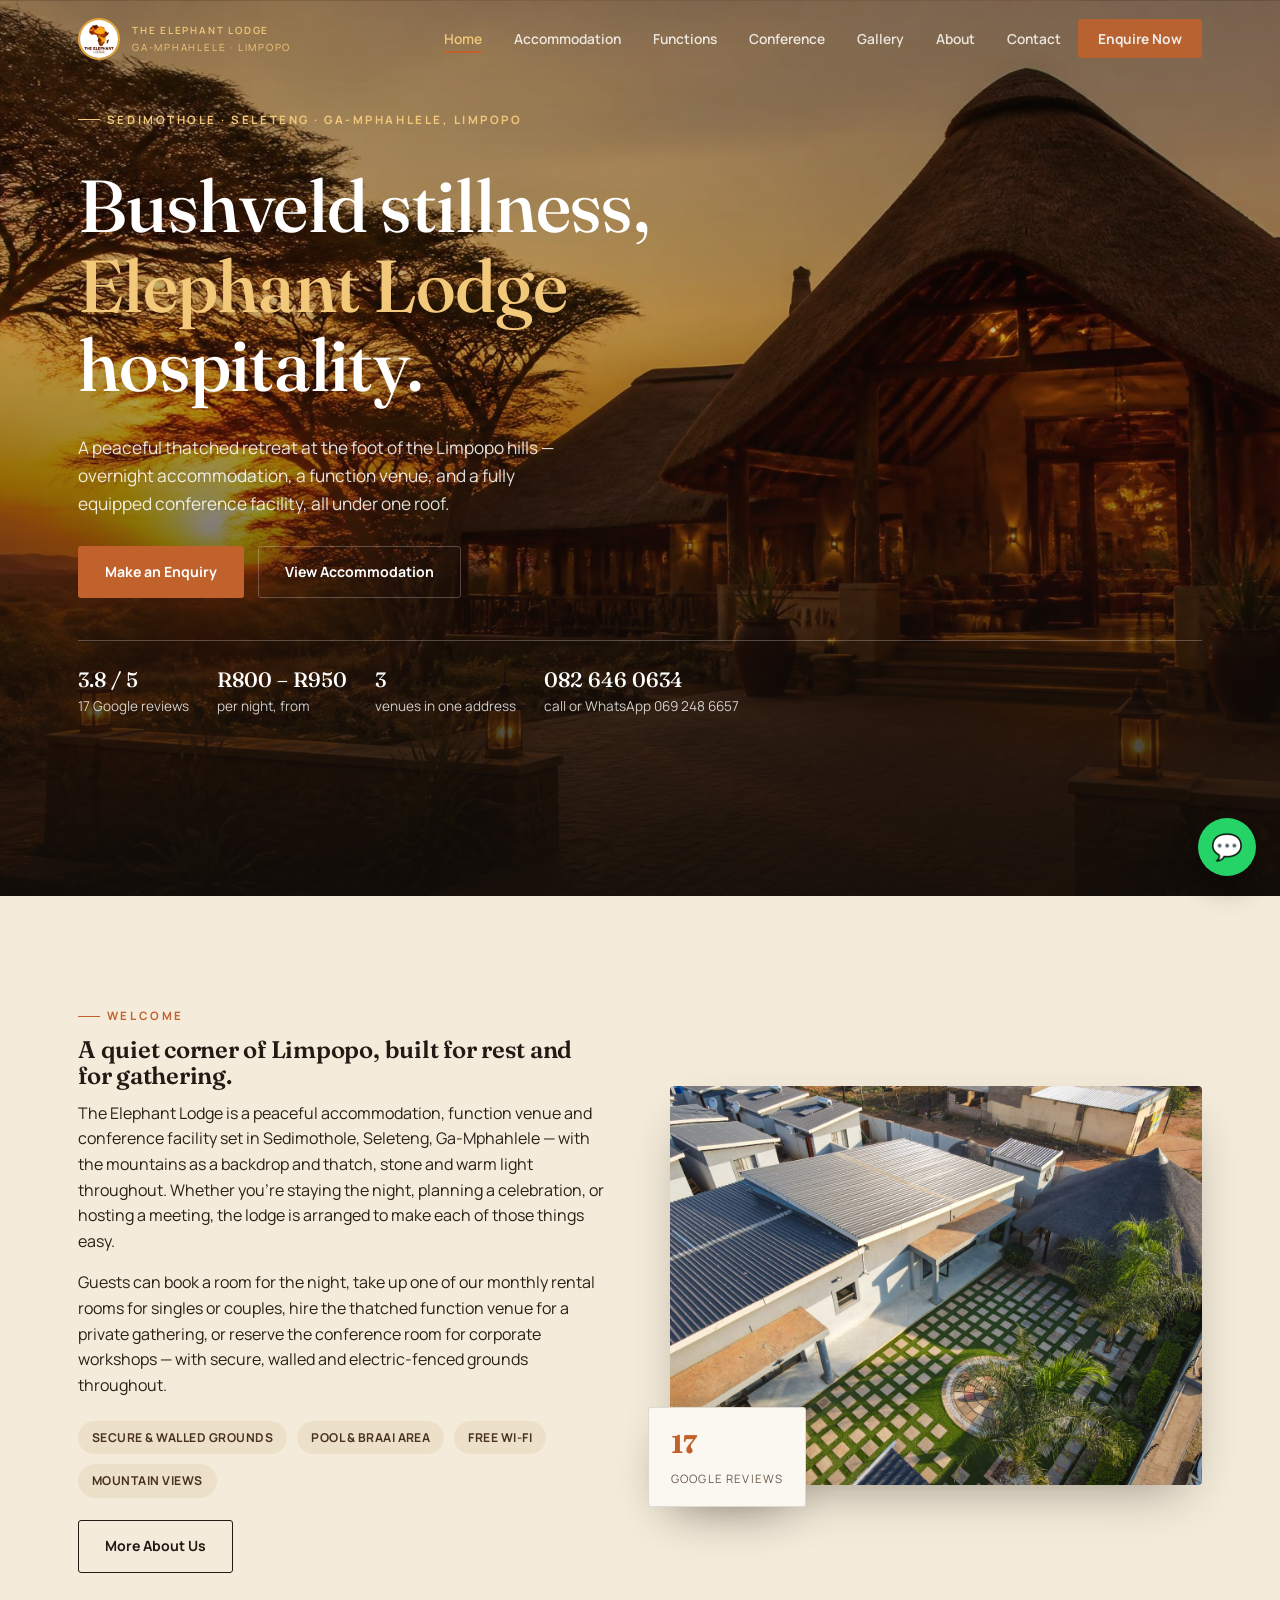
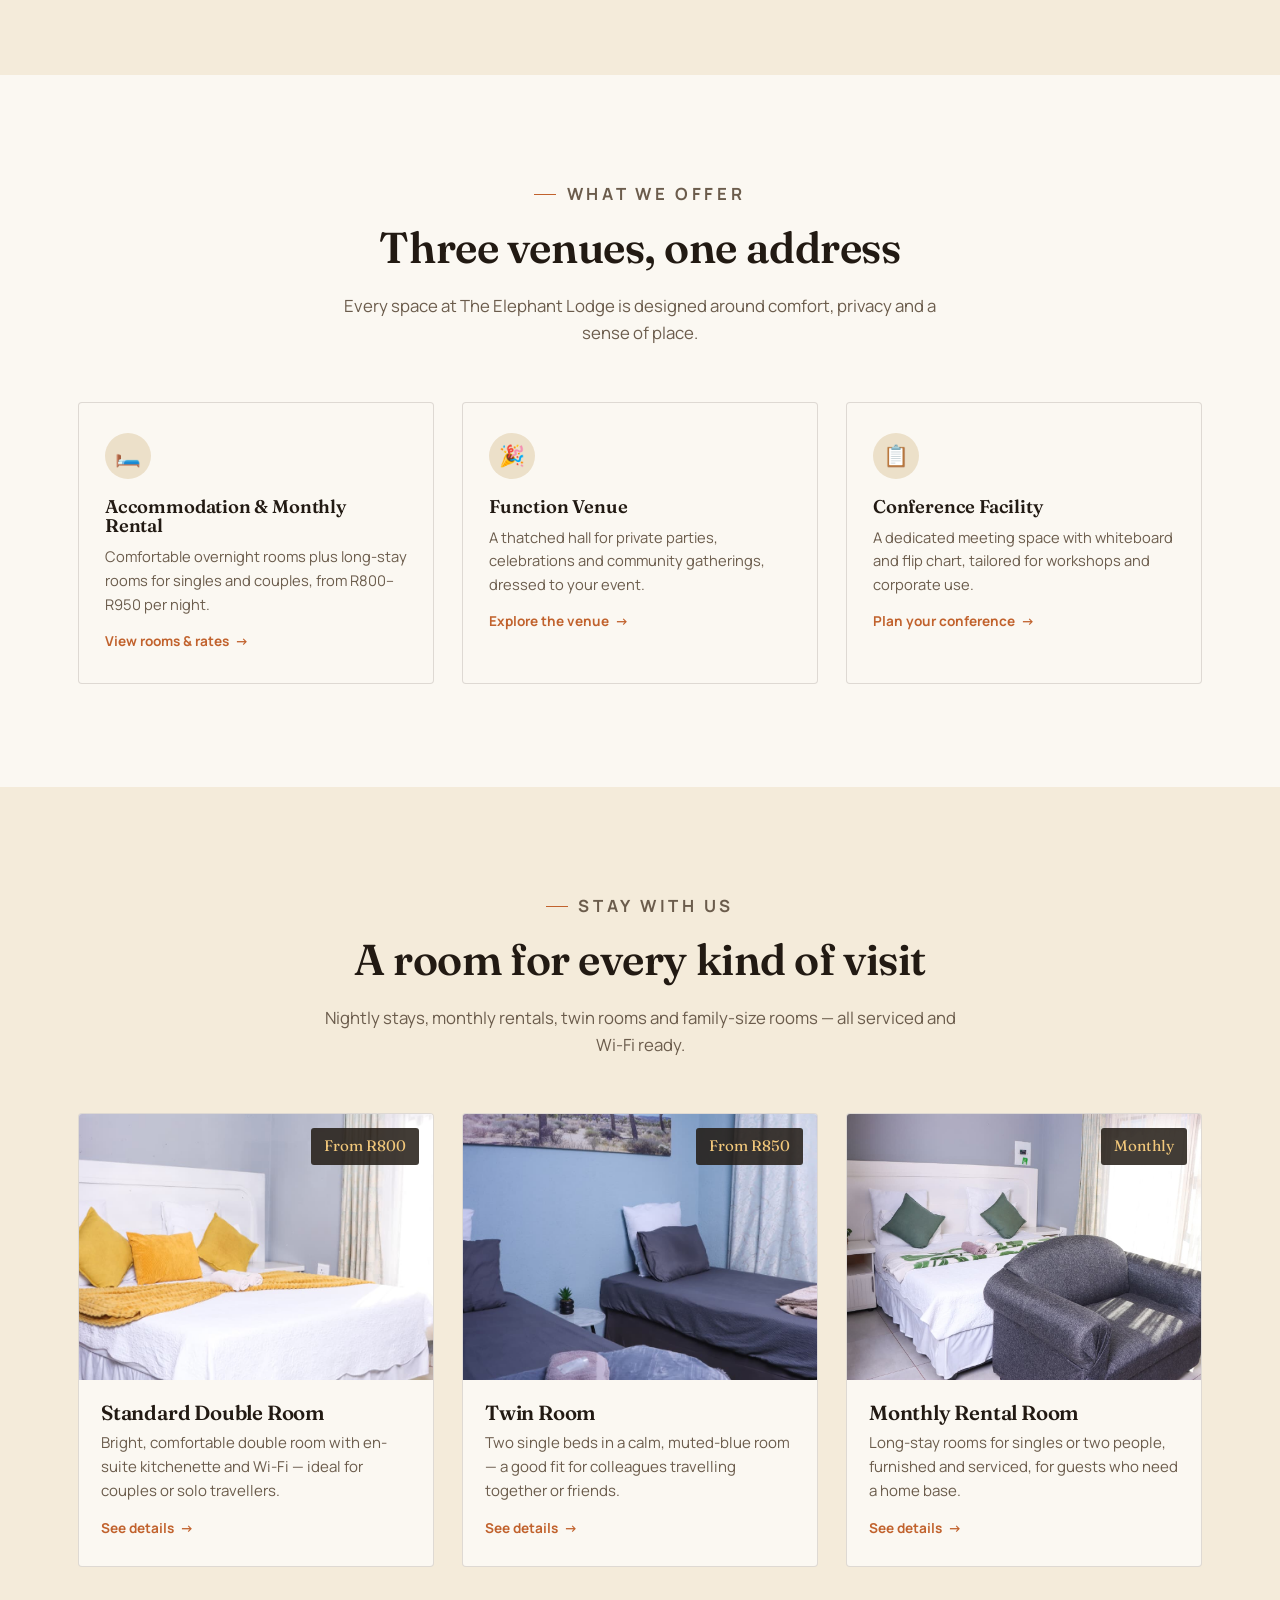
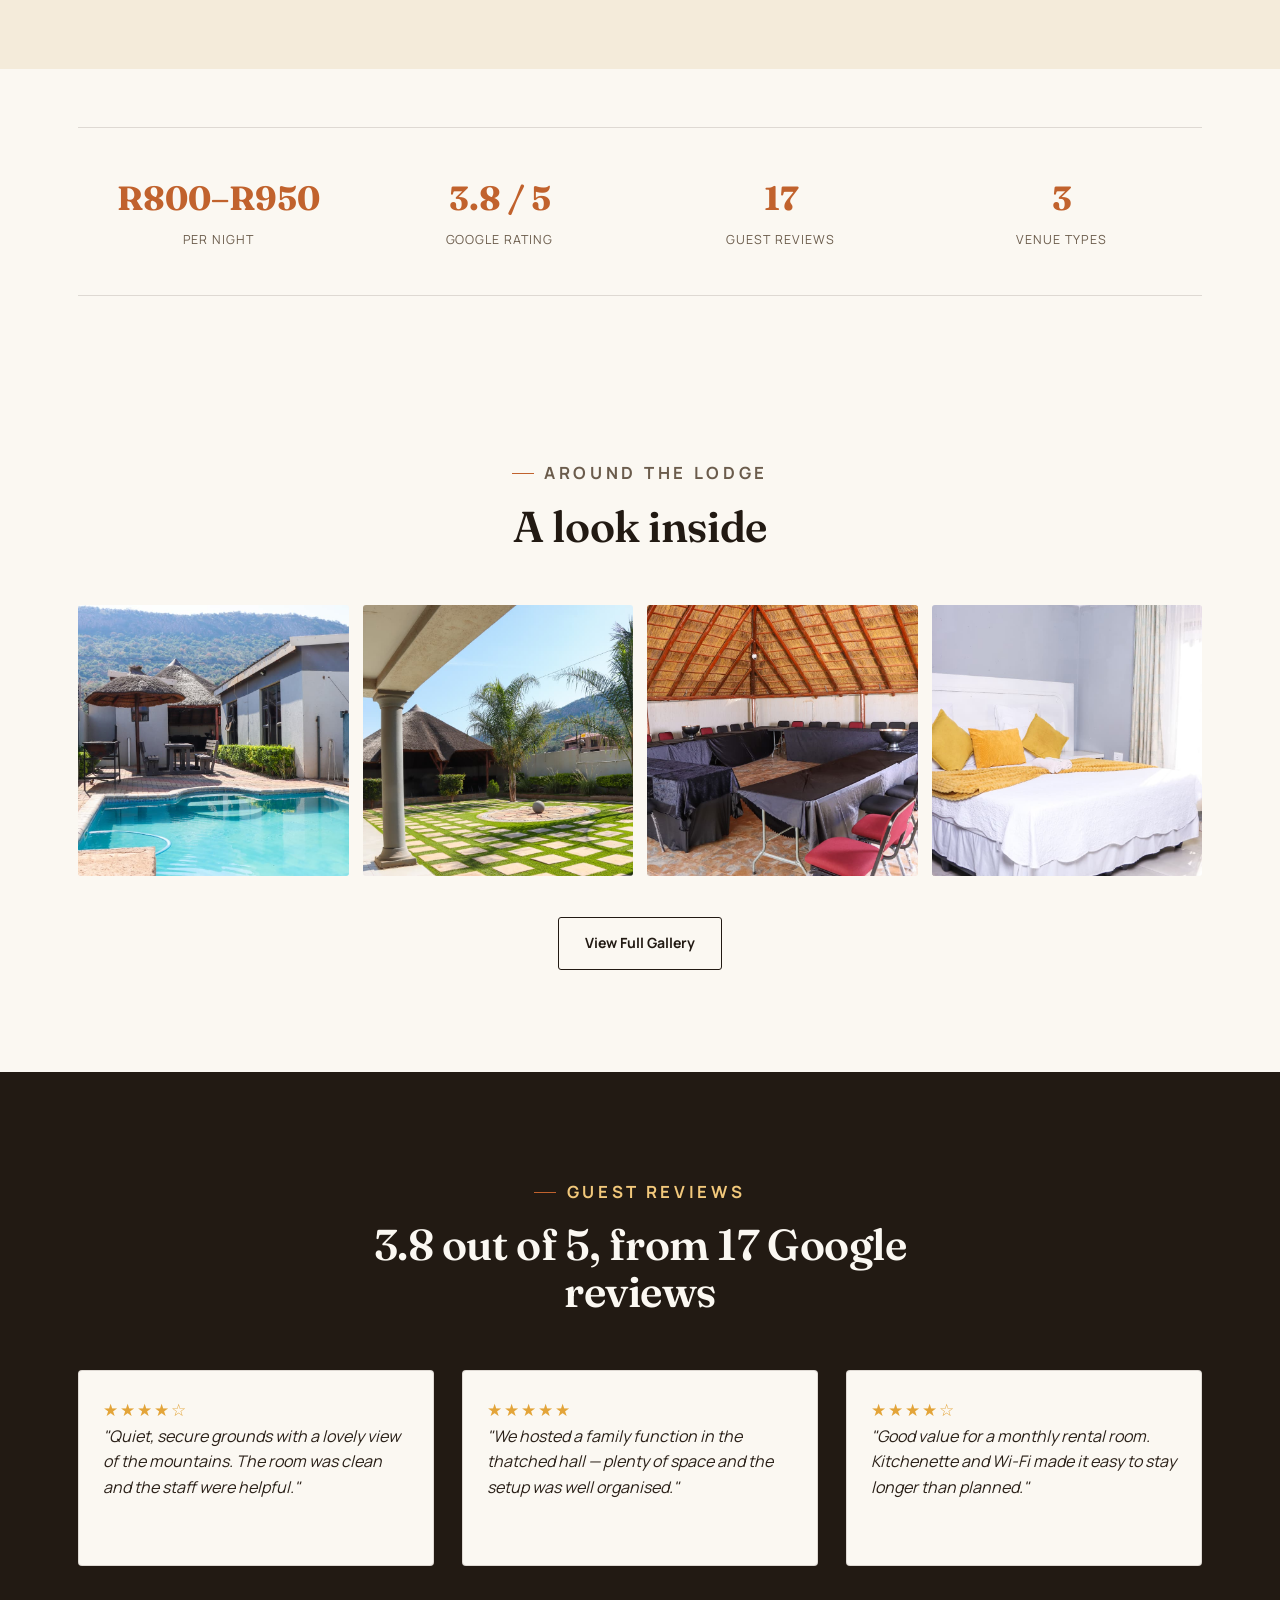
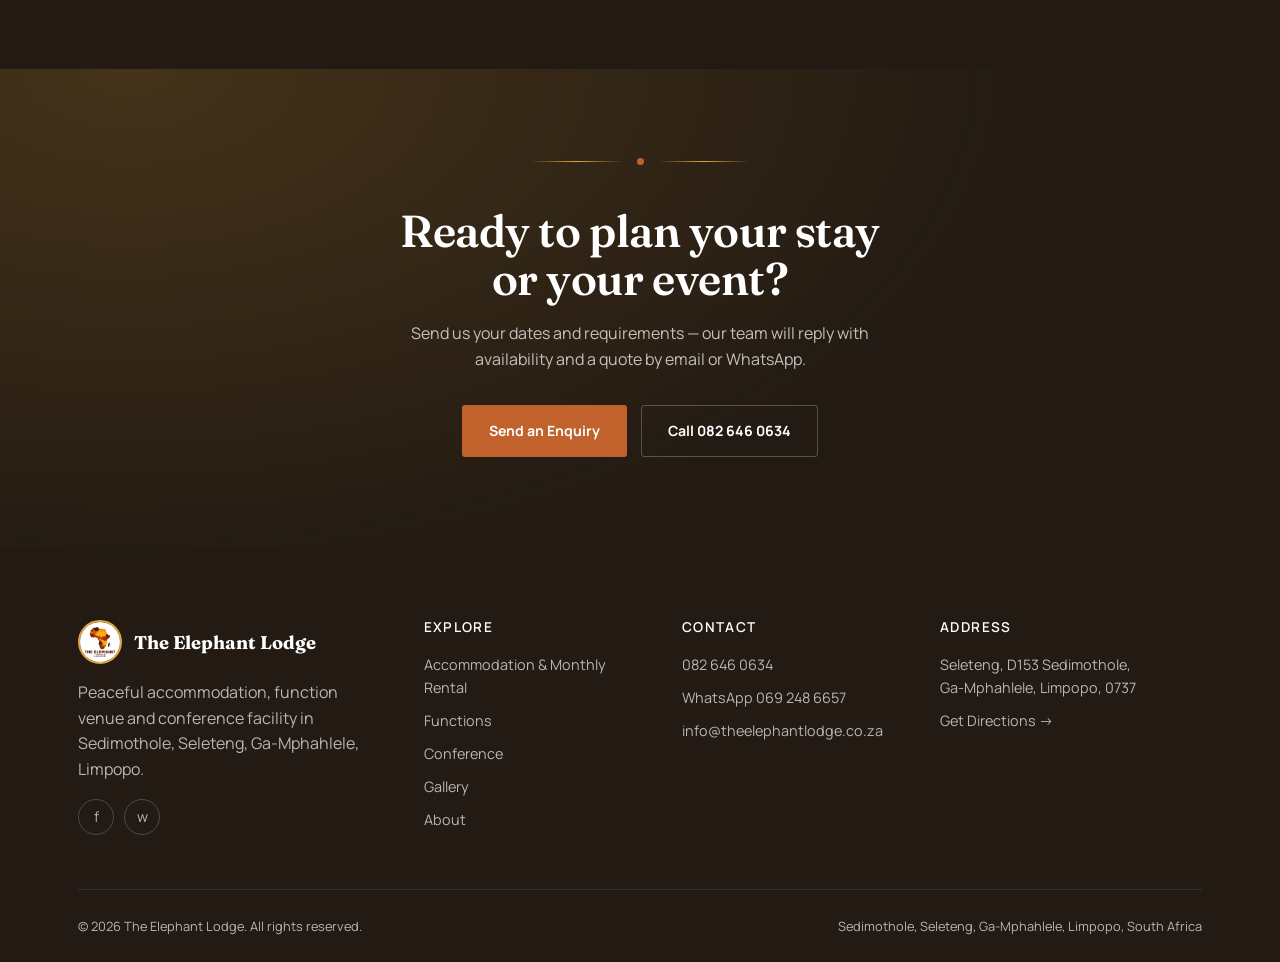
<file: index.html>
<!DOCTYPE html>
<html lang="en-ZA">
<head>
  <meta name="google-site-verification" content="_8e0li5d2kw1VcP2fnzaykKKabE-jyVK-IJOzD_hb3Q" />
<meta charset="UTF-8">
<meta name="viewport" content="width=device-width, initial-scale=1.0">
<title>The Elephant Lodge | Ga-Mphahlele, Limpopo ,Accommodation, Functions & Conference Venue </title>
<meta name="description" content="The Elephant Lodge in Sedimothole, Seleteng, Ga‑Mphahlele offers peaceful overnight accommodation, monthly room rentals, a function venue for parties and events, and a conference facility — all set against the Limpopo mountains.">
<meta name="keywords" content="The Elephant Lodge, Ga-Mphahlele accommodation, Seleteng lodge, Limpopo function venue, conference venue Limpopo, monthly room rental Ga-Mphahlele, Sedimothole lodge">
<link rel="canonical" href="https://www.theelephantlodge.co.za/">
<meta name="robots" content="index, follow">

<!-- Open Graph -->
<meta property="og:type" content="business.business">
<meta property="og:title" content="The Elephant Lodge — Accommodation, Functions & Conference Venue">
<meta property="og:description" content="Peaceful accommodation, function venue and conference facility in Sedimothole, Seleteng, Ga‑Mphahlele, Limpopo.">
<meta property="og:image" content="https://www.theelephantlodge.co.za/images/hero-sunset.jpg">
<meta property="og:url" content="https://www.theelephantlodge.co.za/">
<meta property="og:locale" content="en_ZA">
<meta name="twitter:card" content="summary_large_image">

<link rel="icon" href="images/logo.jpg">
<link rel="preconnect" href="https://fonts.googleapis.com">
<link rel="preconnect" href="https://fonts.gstatic.com" crossorigin>
<link href="https://fonts.googleapis.com/css2?family=Fraunces:opsz,wght@9..144,300..700&family=Manrope:wght@400;500;600;700;800&display=swap" rel="stylesheet">
<link rel="stylesheet" href="css/style.css">

<script type="application/ld+json">
{
  "@context": "https://schema.org",
  "@type": "LodgingBusiness",
  "name": "The Elephant Lodge",
  "image": "https://www.theelephantlodge.co.za/images/hero-sunset.jpg",
  "url": "https://www.theelephantlodge.co.za/",
  "telephone": "+27826460634",
  "email": "info@theelephantlodge.co.za",
  "priceRange": "R800 - R950",
  "address": {
    "@type": "PostalAddress",
    "streetAddress": "D153 Sedimothole, Seleteng",
    "addressLocality": "Ga-Mphahlele",
    "postalCode": "0737",
    "addressRegion": "Limpopo",
    "addressCountry": "ZA"
  },
  "aggregateRating": {
    "@type": "AggregateRating",
    "ratingValue": "3.8",
    "reviewCount": "17"
  },
  "sameAs": ["https://www.facebook.com/profile.php?id=61555060270359"]
}
</script>
</head>
<body data-page="home">

<!-- ============ HEADER ============ -->
<header class="site-header">
  <div class="container">
    <a href="index.html" class="brand">
      <img src="images/logo.jpg" alt="The Elephant Lodge logo">
      <span><strong>The Elephant Lodge</strong><span>Ga‑Mphahlele · Limpopo</span></span>
    </a>
    <nav aria-label="Primary">
      <ul class="nav-links">
        <li><a href="index.html" data-page="home">Home</a></li>
        <li><a href="accommodation.html" data-page="accommodation">Accommodation</a></li>
        <li><a href="functions.html" data-page="functions">Functions</a></li>
        <li><a href="conference.html" data-page="conference">Conference</a></li>
        <li><a href="gallery.html" data-page="gallery">Gallery</a></li>
        <li><a href="about.html" data-page="about">About</a></li>
        <li><a href="contact.html" data-page="contact">Contact</a></li>
        <li><a href="contact.html#enquire" class="nav-cta">Enquire Now</a></li>
      </ul>
    </nav>
    <button class="nav-toggle" aria-label="Open menu" aria-expanded="false">☰</button>
  </div>
</header>

<!-- ============ HERO ============ -->
<section class="hero">
  <div class="hero-bg" style="background-image:url('images/hero-sunset.jpg');"></div>
  <div class="hero-content">
    <p class="eyebrow">Sedimothole · Seleteng · Ga‑Mphahlele, Limpopo</p>
    <h1>Bushveld stillness, <em>Elephant Lodge</em> hospitality.</h1>
    <p class="hero-sub">A peaceful thatched retreat at the foot of the Limpopo hills — overnight accommodation, a function venue, and a fully equipped conference facility, all under one roof.</p>
    <div class="hero-actions">
      <a href="contact.html#enquire" class="btn btn-primary">Make an Enquiry</a>
      <a href="accommodation.html" class="btn btn-ghost">View Accommodation</a>
    </div>
    <div class="hero-meta">
      <div><strong>3.8 / 5</strong>17 Google reviews</div>
      <div><strong>R800 – R950</strong>per night, from</div>
      <div><strong>3</strong>venues in one address</div>
      <div><strong>082 646 0634</strong>call or WhatsApp 069 248 6657</div>
    </div>
  </div>
</section>

<!-- ============ INTRO ============ -->
<section class="section-sand">
  <div class="container">
    <div class="split reveal">
      <div>
        <p class="eyebrow">Welcome</p>
        <h2>A quiet corner of Limpopo, built for rest and for gathering.</h2>
        <p>The Elephant Lodge is a peaceful accommodation, function venue and conference facility set in Sedimothole, Seleteng, Ga‑Mphahlele — with the mountains as a backdrop and thatch, stone and warm light throughout. Whether you're staying the night, planning a celebration, or hosting a meeting, the lodge is arranged to make each of those things easy.</p>
        <p>Guests can book a room for the night, take up one of our monthly rental rooms for singles or couples, hire the thatched function venue for a private gathering, or reserve the conference room for corporate workshops — with secure, walled and electric-fenced grounds throughout.</p>
        <div class="badge-row">
          <span class="badge">Secure & walled grounds</span>
          <span class="badge">Pool & braai area</span>
          <span class="badge">Free Wi‑Fi</span>
          <span class="badge">Mountain views</span>
        </div>
        <a href="about.html" class="btn btn-outline">More About Us</a>
      </div>
      <div class="split-media">
        <img src="images/aerial-front.jpg" alt="Aerial view of The Elephant Lodge grounds with gardens and thatched gazebo">
        <div class="tag"><strong>17</strong><span>Google Reviews</span></div>
      </div>
    </div>
  </div>
</section>

<!-- ============ SERVICES QUICK NAV ============ -->
<section>
  <div class="container">
    <div class="section-head reveal">
      <p class="eyebrow" style="justify-content:center;">What We Offer</p>
      <h2>Three venues, one address</h2>
      <p>Every space at The Elephant Lodge is designed around comfort, privacy and a sense of place.</p>
    </div>
    <div class="grid grid-3 reveal">
      <div class="icon-card">
        <div class="ic">🛏️</div>
        <h3>Accommodation & Monthly Rental</h3>
        <p>Comfortable overnight rooms plus long-stay rooms for singles and couples, from R800–R950 per night.</p>
        <a href="accommodation.html" class="card-link">View rooms & rates</a>
      </div>
      <div class="icon-card">
        <div class="ic">🎉</div>
        <h3>Function Venue</h3>
        <p>A thatched hall for private parties, celebrations and community gatherings, dressed to your event.</p>
        <a href="functions.html" class="card-link">Explore the venue</a>
      </div>
      <div class="icon-card">
        <div class="ic">📋</div>
        <h3>Conference Facility</h3>
        <p>A dedicated meeting space with whiteboard and flip chart, tailored for workshops and corporate use.</p>
        <a href="conference.html" class="card-link">Plan your conference</a>
      </div>
    </div>
  </div>
</section>

<!-- ============ FEATURED ROOMS ============ -->
<section class="section-sand">
  <div class="container">
    <div class="section-head reveal">
      <p class="eyebrow" style="justify-content:center;">Stay With Us</p>
      <h2>A room for every kind of visit</h2>
      <p>Nightly stays, monthly rentals, twin rooms and family-size rooms — all serviced and Wi‑Fi ready.</p>
    </div>
    <div class="grid grid-3 reveal">
      <div class="card">
        <div class="card-media"><img src="images/room-yellow.jpg" alt="Double room with white and mustard bedding at The Elephant Lodge"><span class="card-price">From R800</span></div>
        <div class="card-body">
          <h3>Standard Double Room</h3>
          <p>Bright, comfortable double room with en-suite kitchenette and Wi‑Fi — ideal for couples or solo travellers.</p>
          <a href="accommodation.html" class="card-link">See details</a>
        </div>
      </div>
      <div class="card">
        <div class="card-media"><img src="images/room-twin.jpg" alt="Twin room with two single beds at The Elephant Lodge"><span class="card-price">From R850</span></div>
        <div class="card-body">
          <h3>Twin Room</h3>
          <p>Two single beds in a calm, muted-blue room — a good fit for colleagues travelling together or friends.</p>
          <a href="accommodation.html" class="card-link">See details</a>
        </div>
      </div>
      <div class="card">
        <div class="card-media"><img src="images/room-green.jpg" alt="Room with a double bed and armchair at The Elephant Lodge"><span class="card-price">Monthly</span></div>
        <div class="card-body">
          <h3>Monthly Rental Room</h3>
          <p>Long-stay rooms for singles or two people, furnished and serviced, for guests who need a home base.</p>
          <a href="accommodation.html" class="card-link">See details</a>
        </div>
      </div>
    </div>
  </div>
</section>

<!-- ============ STATS ============ -->
<section class="section-tight">
  <div class="container">
    <div class="stats reveal">
      <div><strong>R800–R950</strong><span>Per Night</span></div>
      <div><strong>3.8 / 5</strong><span>Google Rating</span></div>
      <div><strong>17</strong><span>Guest Reviews</span></div>
      <div><strong>3</strong><span>Venue Types</span></div>
    </div>
  </div>
</section>

<!-- ============ GALLERY PREVIEW ============ -->
<section>
  <div class="container">
    <div class="section-head reveal">
      <p class="eyebrow" style="justify-content:center;">Around The Lodge</p>
      <h2>A look inside</h2>
    </div>
    <div class="gallery-grid reveal">
      <div class="gallery-item"><img src="images/poolside.jpg" alt="Poolside patio and braai area"></div>
      <div class="gallery-item"><img src="images/garden-lawn.jpg" alt="Landscaped garden with thatched gazebo"></div>
      <div class="gallery-item"><img src="images/function-hall-setup-1.jpg" alt="Function hall set up under thatched roof"></div>
      <div class="gallery-item"><img src="images/room-yellow.jpg" alt="Double room with mustard bedding"></div>
    </div>
    <div style="text-align:center; margin-top:2.6rem;">
      <a href="gallery.html" class="btn btn-outline">View Full Gallery</a>
    </div>
  </div>
</section>

<!-- ============ TESTIMONIALS ============ -->
<section class="section-night">
  <div class="container">
    <div class="section-head reveal">
      <p class="eyebrow" style="justify-content:center; color:var(--gold-soft);">Guest Reviews</p>
      <h2>3.8 out of 5, from 17 Google reviews</h2>
    </div>
    <div class="grid grid-3 reveal">
      <div class="review-card">
        <div class="stars">★★★★☆</div>
        <p>"Quiet, secure grounds with a lovely view of the mountains. The room was clean and the staff were helpful."</p>
        <div class="review-name">— Google Reviewer</div>
      </div>
      <div class="review-card">
        <div class="stars">★★★★★</div>
        <p>"We hosted a family function in the thatched hall — plenty of space and the setup was well organised."</p>
        <div class="review-name">— Google Reviewer</div>
      </div>
      <div class="review-card">
        <div class="stars">★★★★☆</div>
        <p>"Good value for a monthly rental room. Kitchenette and Wi‑Fi made it easy to stay longer than planned."</p>
        <div class="review-name">— Google Reviewer</div>
      </div>
    </div>
  </div>
</section>

<!-- ============ CTA ============ -->
<section class="cta-band">
  <div class="container">
    <div class="horizon"><span class="horizon-dot"></span></div>
    <h2>Ready to plan your stay or your event?</h2>
    <p>Send us your dates and requirements — our team will reply with availability and a quote by email or WhatsApp.</p>
    <div class="cta-actions">
      <a href="contact.html#enquire" class="btn btn-primary">Send an Enquiry</a>
      <a href="tel:+27826460634" class="btn btn-ghost">Call 082 646 0634</a>
    </div>
  </div>
</section>

<!-- ============ FOOTER ============ -->
<footer class="site-footer">
  <div class="container">
    <div class="footer-grid">
      <div>
        <div class="footer-brand">
          <img src="images/logo.jpg" alt="The Elephant Lodge logo">
          <strong>The Elephant Lodge</strong>
        </div>
        <p>Peaceful accommodation, function venue and conference facility in Sedimothole, Seleteng, Ga‑Mphahlele, Limpopo.</p>
        <div class="social-row">
          <a href="https://www.facebook.com/profile.php?id=61555060270359" target="_blank" rel="noopener" aria-label="Facebook">f</a>
          <a href="https://wa.me/27692486657" target="_blank" rel="noopener" aria-label="WhatsApp">w</a>
        </div>
      </div>
      <div>
        <h4>Explore</h4>
        <ul>
          <li><a href="accommodation.html">Accommodation & Monthly Rental</a></li>
          <li><a href="functions.html">Functions</a></li>
          <li><a href="conference.html">Conference</a></li>
          <li><a href="gallery.html">Gallery</a></li>
          <li><a href="about.html">About</a></li>
        </ul>
      </div>
      <div>
        <h4>Contact</h4>
        <ul>
          <li><a href="tel:+27826460634">082 646 0634</a></li>
          <li><a href="https://wa.me/27692486657" target="_blank" rel="noopener">WhatsApp 069 248 6657</a></li>
          <li><a href="mailto:info@theelephantlodge.co.za">info@theelephantlodge.co.za</a></li>
        </ul>
      </div>
      <div>
        <h4>Address</h4>
        <ul>
          <li>Seleteng, D153 Sedimothole,<br>Ga‑Mphahlele, Limpopo, 0737</li>
          <li><a href="https://www.google.com/maps/dir//Seleteng,+D153+Sedimothole,+Seleteng,+Ga,+Ga-Mphahlele,+0737" target="_blank" rel="noopener">Get Directions →</a></li>
        </ul>
      </div>
    </div>
    <div class="footer-bottom">
      <span>© <span id="year"></span> The Elephant Lodge. All rights reserved.</span>
      <span>Sedimothole, Seleteng, Ga‑Mphahlele, Limpopo, South Africa</span>
    </div>
  </div>
</footer>

<a href="https://wa.me/27692486657" class="whatsapp-float" target="_blank" rel="noopener" aria-label="Chat on WhatsApp">💬</a>

<script src="js/main.js"></script>
</body>
</html>
</file>
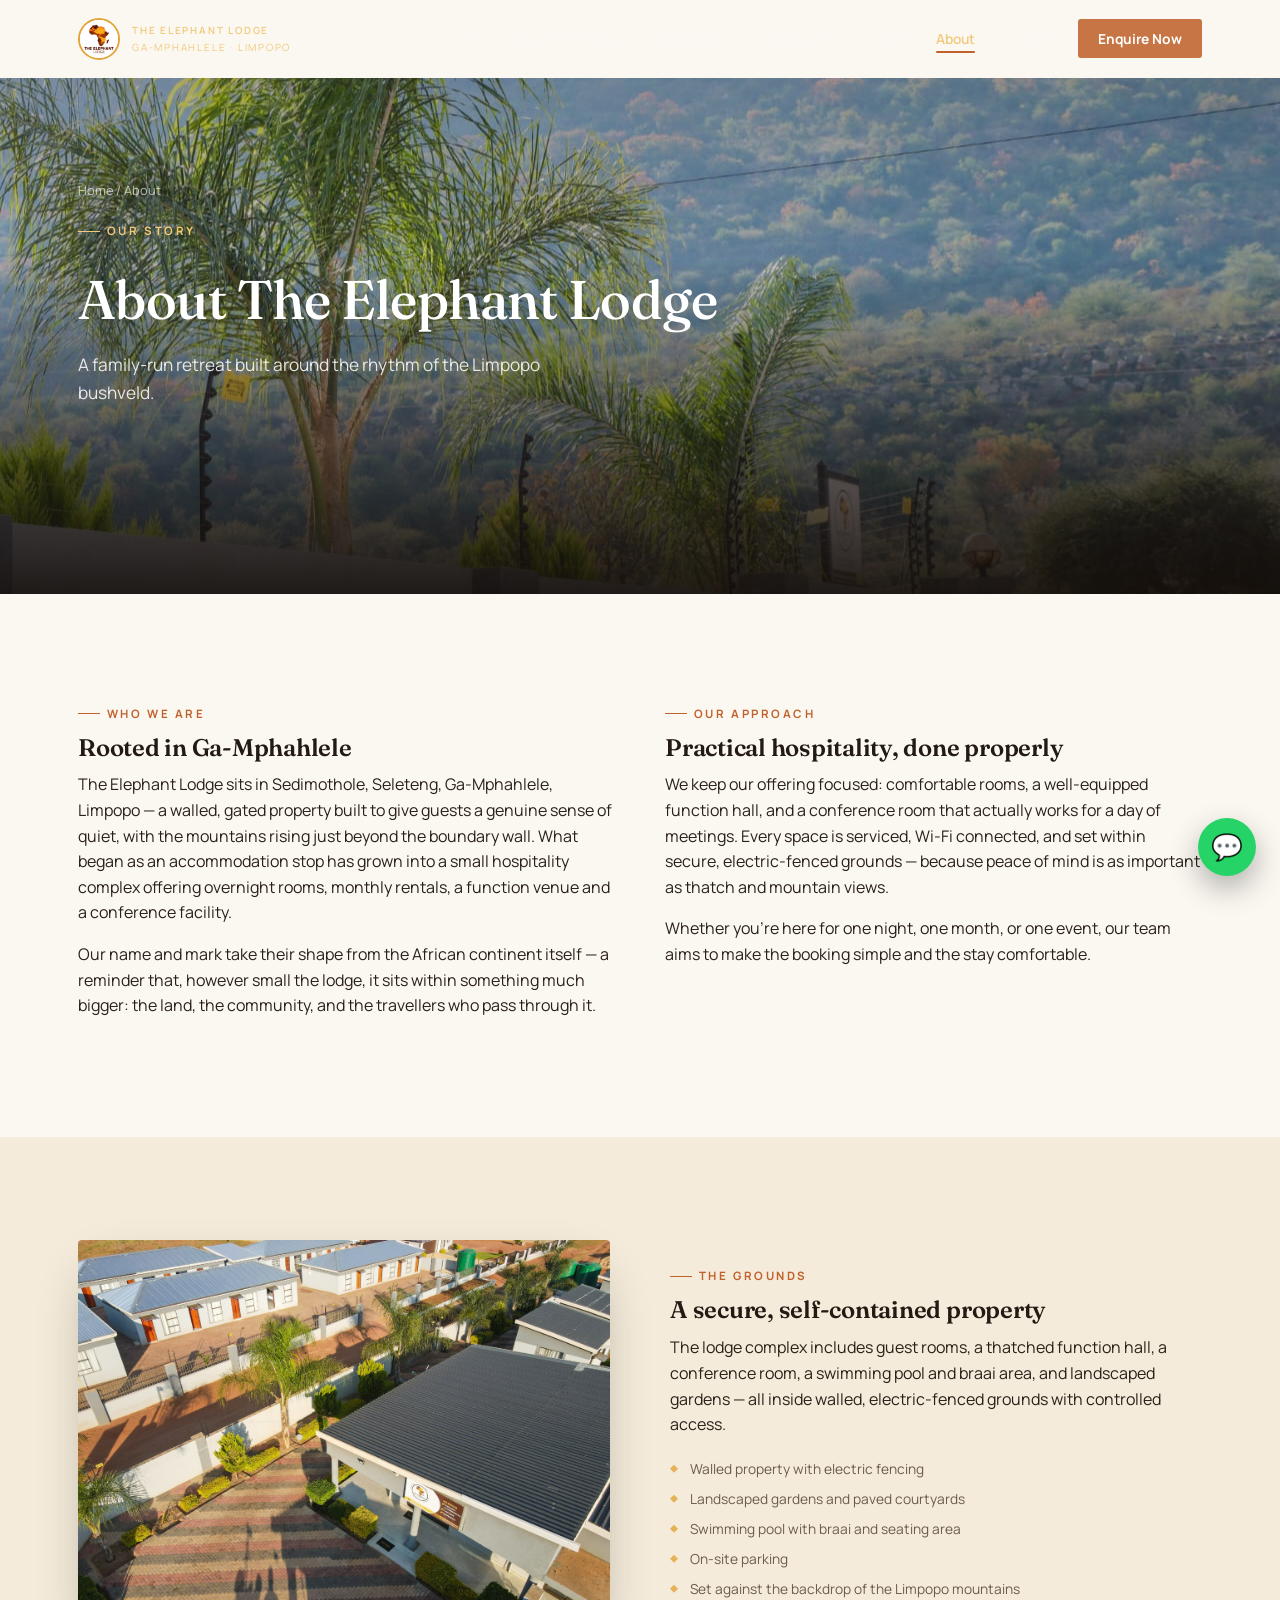
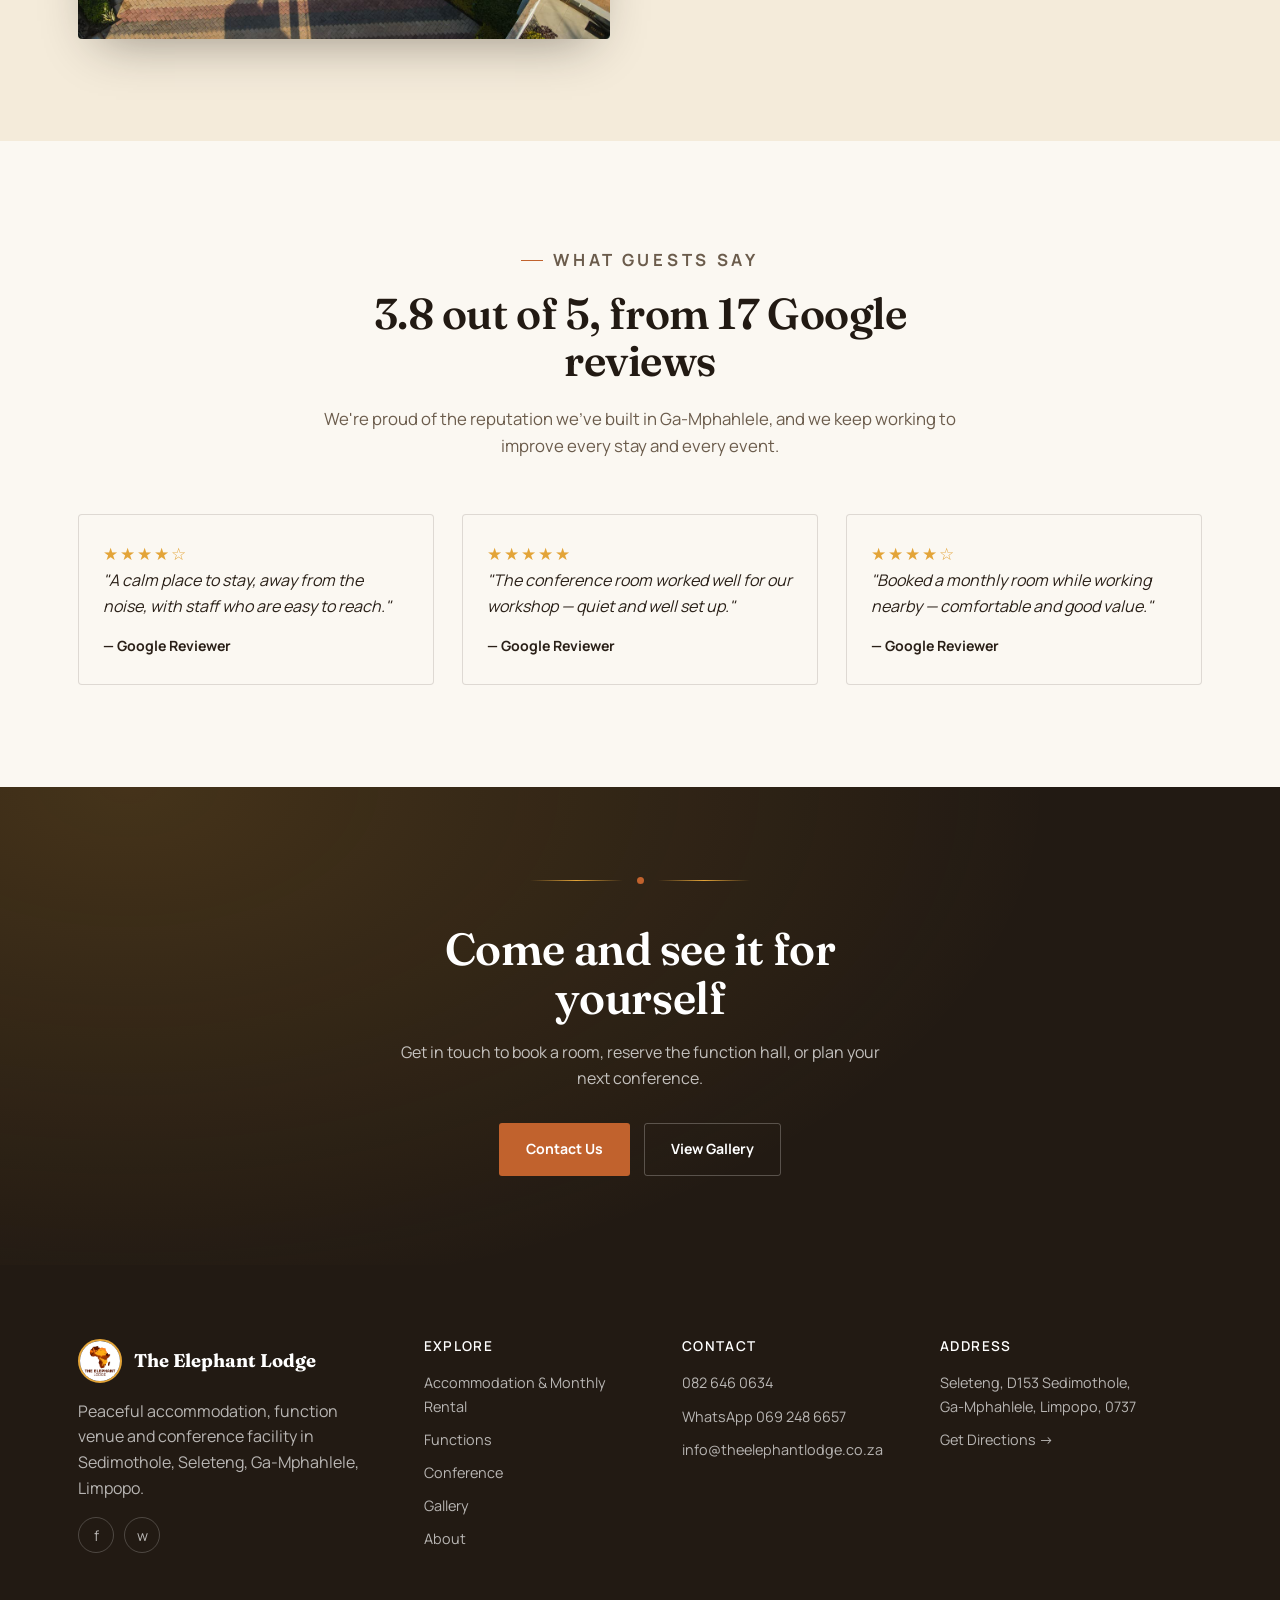
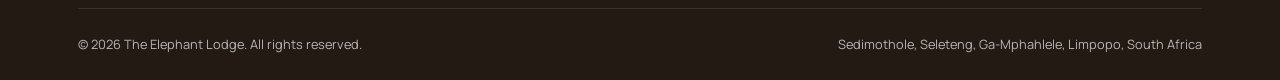
<file: about.html>
<!DOCTYPE html>
<html lang="en-ZA">
<head>
<meta charset="UTF-8">
<meta name="viewport" content="width=device-width, initial-scale=1.0">
<title>About Us | The Elephant Lodge, Ga‑Mphahlele</title>
<meta name="description" content="Learn about The Elephant Lodge — a peaceful accommodation, function venue and conference facility in Sedimothole, Seleteng, Ga‑Mphahlele, Limpopo.">
<link rel="canonical" href="https://theelephantlodge.co.za/about.html">
<meta name="robots" content="index, follow">
<meta property="og:title" content="About Us | The Elephant Lodge">
<meta property="og:description" content="A peaceful accommodation, function venue and conference facility in Sedimothole, Seleteng, Ga‑Mphahlele, Limpopo.">
<meta property="og:image" content="https://theelephantlodge.co.za/images/aerial-complex.jpg">
<meta property="og:url" content="https://theelephantlodge.co.za/about.html">
<link rel="icon" href="images/logo.jpg">
<link rel="preconnect" href="https://fonts.googleapis.com">
<link rel="preconnect" href="https://fonts.gstatic.com" crossorigin>
<link href="https://fonts.googleapis.com/css2?family=Fraunces:opsz,wght@9..144,300..700&family=Manrope:wght@400;500;600;700;800&display=swap" rel="stylesheet">
<link rel="stylesheet" href="css/style.css">
</head>
<body data-page="about">

<header class="site-header solid" style="position:relative;">
  <div class="container">
    <a href="index.html" class="brand">
      <img src="images/logo.jpg" alt="The Elephant Lodge logo">
      <span><strong>The Elephant Lodge</strong><span>Ga‑Mphahlele · Limpopo</span></span>
    </a>
    <nav aria-label="Primary">
      <ul class="nav-links">
        <li><a href="index.html" data-page="home">Home</a></li>
        <li><a href="accommodation.html" data-page="accommodation">Accommodation</a></li>
        <li><a href="functions.html" data-page="functions">Functions</a></li>
        <li><a href="conference.html" data-page="conference">Conference</a></li>
        <li><a href="gallery.html" data-page="gallery">Gallery</a></li>
        <li><a href="about.html" data-page="about">About</a></li>
        <li><a href="contact.html" data-page="contact">Contact</a></li>
        <li><a href="contact.html#enquire" class="nav-cta">Enquire Now</a></li>
      </ul>
    </nav>
    <button class="nav-toggle" aria-label="Open menu" aria-expanded="false">☰</button>
  </div>
</header>

<section class="hero page-hero">
  <div class="hero-bg" style="background-image:url('images/mountain-view.jpg');"></div>
  <div class="hero-content">
    <p class="breadcrumb"><a href="index.html">Home</a> / About</p>
    <p class="eyebrow">Our Story</p>
    <h1>About The Elephant Lodge</h1>
    <p class="hero-sub">A family-run retreat built around the rhythm of the Limpopo bushveld.</p>
  </div>
</section>

<section>
  <div class="container">
    <div class="two-col-text reveal">
      <div>
        <p class="eyebrow">Who We Are</p>
        <h2>Rooted in Ga‑Mphahlele</h2>
        <p>The Elephant Lodge sits in Sedimothole, Seleteng, Ga‑Mphahlele, Limpopo — a walled, gated property built to give guests a genuine sense of quiet, with the mountains rising just beyond the boundary wall. What began as an accommodation stop has grown into a small hospitality complex offering overnight rooms, monthly rentals, a function venue and a conference facility.</p>
        <p>Our name and mark take their shape from the African continent itself — a reminder that, however small the lodge, it sits within something much bigger: the land, the community, and the travellers who pass through it.</p>
      </div>
      <div>
        <p class="eyebrow">Our Approach</p>
        <h2>Practical hospitality, done properly</h2>
        <p>We keep our offering focused: comfortable rooms, a well-equipped function hall, and a conference room that actually works for a day of meetings. Every space is serviced, Wi‑Fi connected, and set within secure, electric-fenced grounds — because peace of mind is as important as thatch and mountain views.</p>
        <p>Whether you're here for one night, one month, or one event, our team aims to make the booking simple and the stay comfortable.</p>
      </div>
    </div>
  </div>
</section>

<section class="section-sand">
  <div class="container">
    <div class="split reveal">
      <div class="split-media">
        <img src="images/aerial-entrance.jpg" alt="Aerial view of The Elephant Lodge entrance, driveway and welcome sign">
      </div>
      <div>
        <p class="eyebrow">The Grounds</p>
        <h2>A secure, self-contained property</h2>
        <p>The lodge complex includes guest rooms, a thatched function hall, a conference room, a swimming pool and braai area, and landscaped gardens — all inside walled, electric-fenced grounds with controlled access.</p>
        <ul class="card-list">
          <li>Walled property with electric fencing</li>
          <li>Landscaped gardens and paved courtyards</li>
          <li>Swimming pool with braai and seating area</li>
          <li>On-site parking</li>
          <li>Set against the backdrop of the Limpopo mountains</li>
        </ul>
      </div>
    </div>
  </div>
</section>

<section>
  <div class="container">
    <div class="section-head reveal">
      <p class="eyebrow" style="justify-content:center;">What Guests Say</p>
      <h2>3.8 out of 5, from 17 Google reviews</h2>
      <p>We're proud of the reputation we've built in Ga‑Mphahlele, and we keep working to improve every stay and every event.</p>
    </div>
    <div class="grid grid-3 reveal">
      <div class="review-card">
        <div class="stars">★★★★☆</div>
        <p>"A calm place to stay, away from the noise, with staff who are easy to reach."</p>
        <div class="review-name">— Google Reviewer</div>
      </div>
      <div class="review-card">
        <div class="stars">★★★★★</div>
        <p>"The conference room worked well for our workshop — quiet and well set up."</p>
        <div class="review-name">— Google Reviewer</div>
      </div>
      <div class="review-card">
        <div class="stars">★★★★☆</div>
        <p>"Booked a monthly room while working nearby — comfortable and good value."</p>
        <div class="review-name">— Google Reviewer</div>
      </div>
    </div>
  </div>
</section>

<section class="cta-band">
  <div class="container">
    <div class="horizon"><span class="horizon-dot"></span></div>
    <h2>Come and see it for yourself</h2>
    <p>Get in touch to book a room, reserve the function hall, or plan your next conference.</p>
    <div class="cta-actions">
      <a href="contact.html#enquire" class="btn btn-primary">Contact Us</a>
      <a href="gallery.html" class="btn btn-ghost">View Gallery</a>
    </div>
  </div>
</section>

<footer class="site-footer">
  <div class="container">
    <div class="footer-grid">
      <div>
        <div class="footer-brand"><img src="images/logo.jpg" alt="The Elephant Lodge logo"><strong>The Elephant Lodge</strong></div>
        <p>Peaceful accommodation, function venue and conference facility in Sedimothole, Seleteng, Ga‑Mphahlele, Limpopo.</p>
        <div class="social-row">
          <a href="https://www.facebook.com/profile.php?id=61555060270359" target="_blank" rel="noopener" aria-label="Facebook">f</a>
          <a href="https://wa.me/27692486657" target="_blank" rel="noopener" aria-label="WhatsApp">w</a>
        </div>
      </div>
      <div><h4>Explore</h4><ul>
        <li><a href="accommodation.html">Accommodation & Monthly Rental</a></li>
        <li><a href="functions.html">Functions</a></li>
        <li><a href="conference.html">Conference</a></li>
        <li><a href="gallery.html">Gallery</a></li>
        <li><a href="about.html">About</a></li>
      </ul></div>
      <div><h4>Contact</h4><ul>
        <li><a href="tel:+27826460634">082 646 0634</a></li>
        <li><a href="https://wa.me/27692486657" target="_blank" rel="noopener">WhatsApp 069 248 6657</a></li>
        <li><a href="mailto:info@theelephantlodge.co.za">info@theelephantlodge.co.za</a></li>
      </ul></div>
      <div><h4>Address</h4><ul>
        <li>Seleteng, D153 Sedimothole,<br>Ga‑Mphahlele, Limpopo, 0737</li>
        <li><a href="https://www.google.com/maps/dir//Seleteng,+D153+Sedimothole,+Seleteng,+Ga,+Ga-Mphahlele,+0737" target="_blank" rel="noopener">Get Directions →</a></li>
      </ul></div>
    </div>
    <div class="footer-bottom">
      <span>© <span id="year"></span> The Elephant Lodge. All rights reserved.</span>
      <span>Sedimothole, Seleteng, Ga‑Mphahlele, Limpopo, South Africa</span>
    </div>
  </div>
</footer>

<a href="https://wa.me/27692486657" class="whatsapp-float" target="_blank" rel="noopener" aria-label="Chat on WhatsApp">💬</a>
<script src="js/main.js"></script>
</body>
</html>
</file>
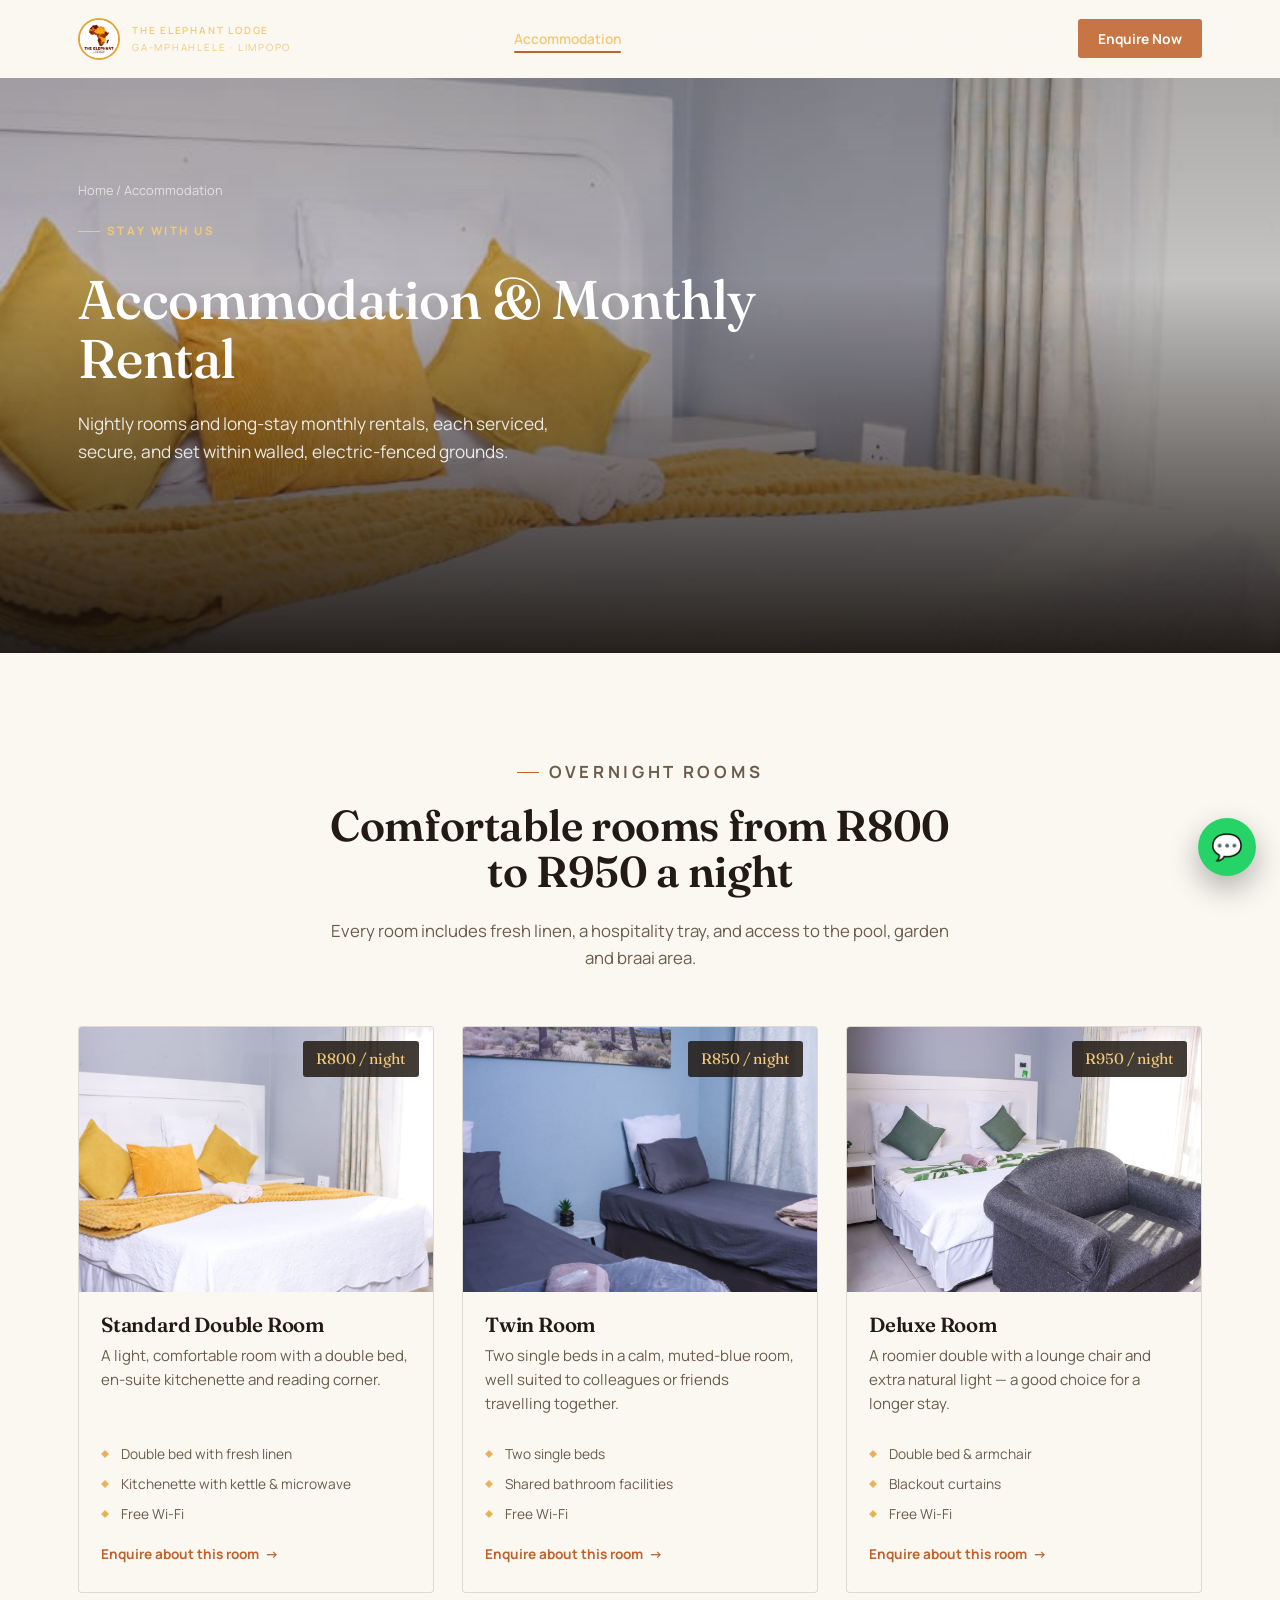
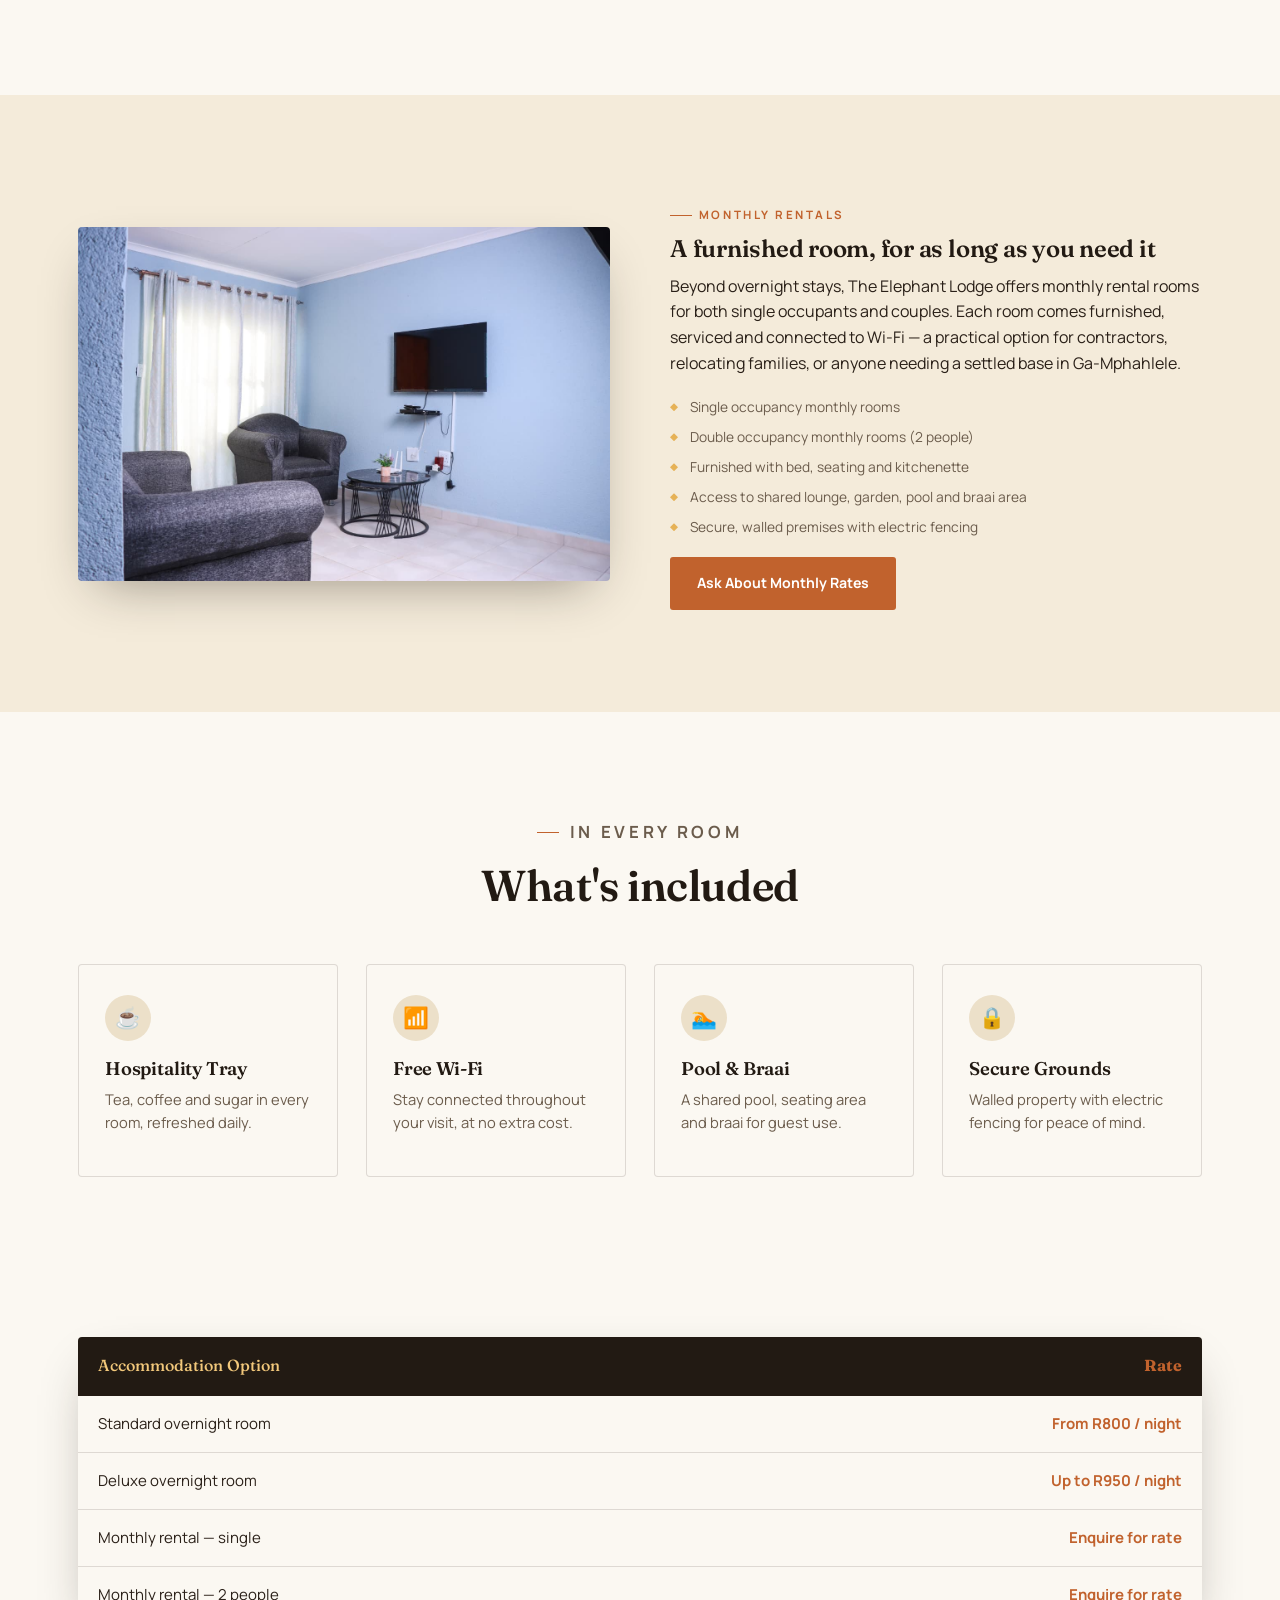
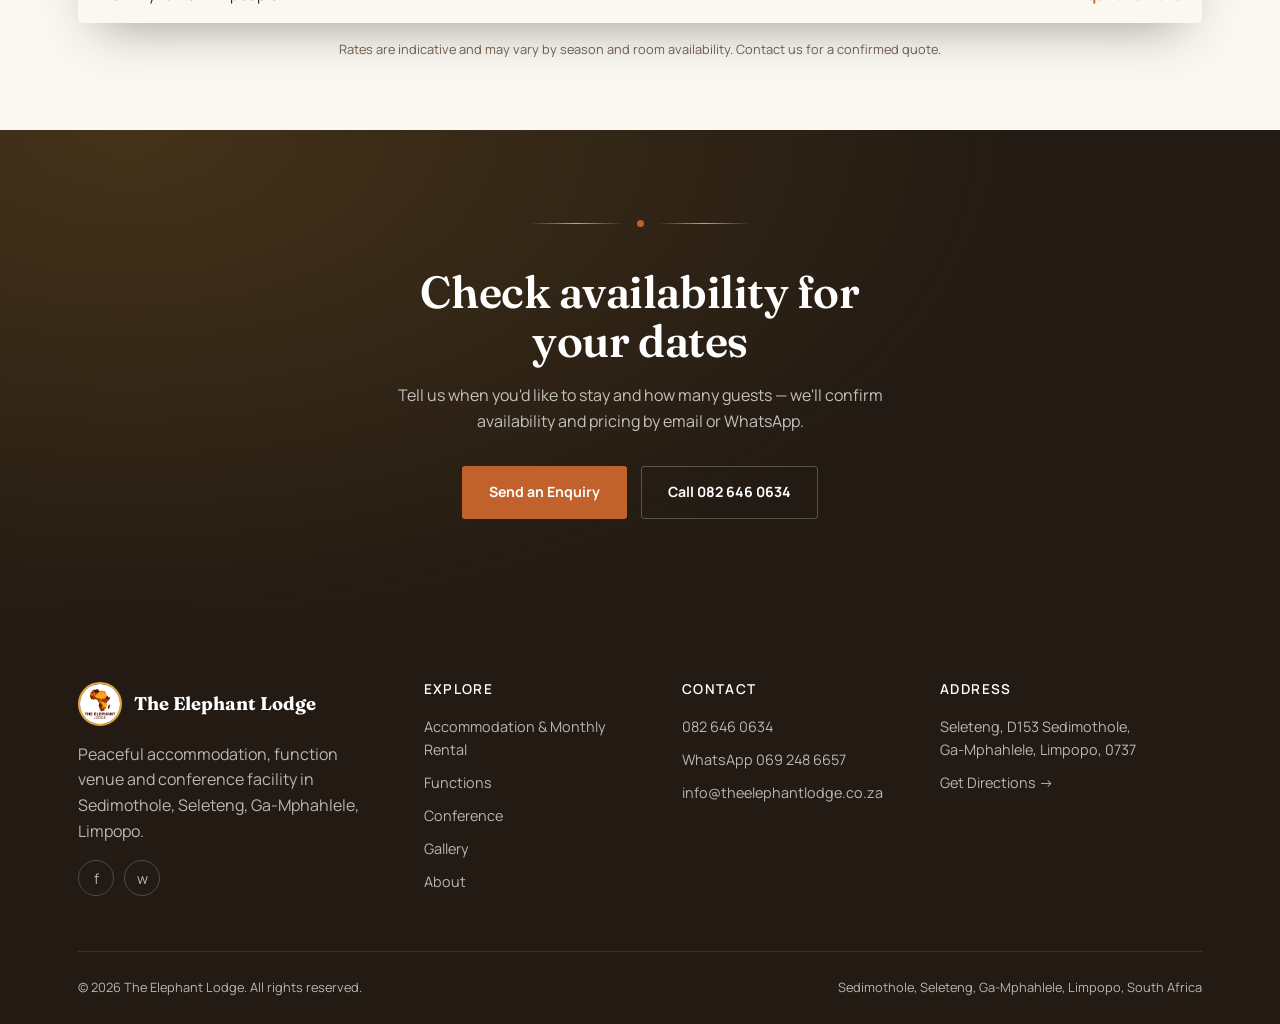
<file: accommodation.html>
<!DOCTYPE html>
<html lang="en-ZA">
<head>
<meta charset="UTF-8">
<meta name="viewport" content="width=device-width, initial-scale=1.0">
<title>Accommodation & Monthly Rental | The Elephant Lodge, Ga‑Mphahlele</title>
<meta name="description" content="Overnight rooms from R800–R950 per night, plus monthly rental rooms for singles and couples at The Elephant Lodge, Sedimothole, Seleteng, Ga‑Mphahlele.">
<link rel="canonical" href="https://theelephantlodge.co.za/accommodation.html">
<meta name="robots" content="index, follow">
<meta property="og:title" content="Accommodation & Monthly Rental | The Elephant Lodge">
<meta property="og:description" content="Overnight rooms and monthly rental rooms for singles and couples at The Elephant Lodge, Ga‑Mphahlele, Limpopo.">
<meta property="og:image" content="https://theelephantlodge.co.za/images/room-yellow.jpg">
<meta property="og:url" content="https://theelephantlodge.co.za/accommodation.html">
<link rel="icon" href="images/logo.jpg">
<link rel="preconnect" href="https://fonts.googleapis.com">
<link rel="preconnect" href="https://fonts.gstatic.com" crossorigin>
<link href="https://fonts.googleapis.com/css2?family=Fraunces:opsz,wght@9..144,300..700&family=Manrope:wght@400;500;600;700;800&display=swap" rel="stylesheet">
<link rel="stylesheet" href="css/style.css">
</head>
<body data-page="accommodation">

<header class="site-header solid" style="position:relative;">
  <div class="container">
    <a href="index.html" class="brand">
      <img src="images/logo.jpg" alt="The Elephant Lodge logo">
      <span><strong>The Elephant Lodge</strong><span>Ga‑Mphahlele · Limpopo</span></span>
    </a>
    <nav aria-label="Primary">
      <ul class="nav-links">
        <li><a href="index.html" data-page="home">Home</a></li>
        <li><a href="accommodation.html" data-page="accommodation">Accommodation</a></li>
        <li><a href="functions.html" data-page="functions">Functions</a></li>
        <li><a href="conference.html" data-page="conference">Conference</a></li>
        <li><a href="gallery.html" data-page="gallery">Gallery</a></li>
        <li><a href="about.html" data-page="about">About</a></li>
        <li><a href="contact.html" data-page="contact">Contact</a></li>
        <li><a href="contact.html#enquire" class="nav-cta">Enquire Now</a></li>
      </ul>
    </nav>
    <button class="nav-toggle" aria-label="Open menu" aria-expanded="false">☰</button>
  </div>
</header>

<section class="hero page-hero">
  <div class="hero-bg" style="background-image:url('images/room-yellow.jpg');"></div>
  <div class="hero-content">
    <p class="breadcrumb"><a href="index.html">Home</a> / Accommodation</p>
    <p class="eyebrow">Stay With Us</p>
    <h1>Accommodation & Monthly Rental</h1>
    <p class="hero-sub">Nightly rooms and long-stay monthly rentals, each serviced, secure, and set within walled, electric-fenced grounds.</p>
  </div>
</section>

<section>
  <div class="container">
    <div class="section-head reveal">
      <p class="eyebrow" style="justify-content:center;">Overnight Rooms</p>
      <h2>Comfortable rooms from R800 to R950 a night</h2>
      <p>Every room includes fresh linen, a hospitality tray, and access to the pool, garden and braai area.</p>
    </div>
    <div class="grid grid-3 reveal">
      <div class="card">
        <div class="card-media"><img src="images/room-yellow.jpg" alt="Standard double room with mustard-yellow bedding"><span class="card-price">R800 / night</span></div>
        <div class="card-body">
          <h3>Standard Double Room</h3>
          <p>A light, comfortable room with a double bed, en-suite kitchenette and reading corner.</p>
          <ul class="card-list">
            <li>Double bed with fresh linen</li>
            <li>Kitchenette with kettle & microwave</li>
            <li>Free Wi‑Fi</li>
          </ul>
          <a href="contact.html#enquire" class="card-link">Enquire about this room</a>
        </div>
      </div>
      <div class="card">
        <div class="card-media"><img src="images/room-twin.jpg" alt="Twin room with two single beds and desert artwork"><span class="card-price">R850 / night</span></div>
        <div class="card-body">
          <h3>Twin Room</h3>
          <p>Two single beds in a calm, muted-blue room, well suited to colleagues or friends travelling together.</p>
          <ul class="card-list">
            <li>Two single beds</li>
            <li>Shared bathroom facilities</li>
            <li>Free Wi‑Fi</li>
          </ul>
          <a href="contact.html#enquire" class="card-link">Enquire about this room</a>
        </div>
      </div>
      <div class="card">
        <div class="card-media"><img src="images/room-green.jpg" alt="Room with double bed, green pillows and armchair"><span class="card-price">R950 / night</span></div>
        <div class="card-body">
          <h3>Deluxe Room</h3>
          <p>A roomier double with a lounge chair and extra natural light — a good choice for a longer stay.</p>
          <ul class="card-list">
            <li>Double bed & armchair</li>
            <li>Blackout curtains</li>
            <li>Free Wi‑Fi</li>
          </ul>
          <a href="contact.html#enquire" class="card-link">Enquire about this room</a>
        </div>
      </div>
    </div>
  </div>
</section>

<section class="section-sand">
  <div class="container">
    <div class="split reveal">
      <div class="split-media">
        <img src="images/lounge-blue.jpg" alt="Self-catering lounge with sofas and TV at The Elephant Lodge">
      </div>
      <div>
        <p class="eyebrow">Monthly Rentals</p>
        <h2>A furnished room, for as long as you need it</h2>
        <p>Beyond overnight stays, The Elephant Lodge offers monthly rental rooms for both single occupants and couples. Each room comes furnished, serviced and connected to Wi‑Fi — a practical option for contractors, relocating families, or anyone needing a settled base in Ga‑Mphahlele.</p>
        <ul class="card-list">
          <li>Single occupancy monthly rooms</li>
          <li>Double occupancy monthly rooms (2 people)</li>
          <li>Furnished with bed, seating and kitchenette</li>
          <li>Access to shared lounge, garden, pool and braai area</li>
          <li>Secure, walled premises with electric fencing</li>
        </ul>
        <a href="contact.html#enquire" class="btn btn-primary">Ask About Monthly Rates</a>
      </div>
    </div>
  </div>
</section>

<section>
  <div class="container">
    <div class="section-head reveal">
      <p class="eyebrow" style="justify-content:center;">In Every Room</p>
      <h2>What's included</h2>
    </div>
    <div class="grid grid-4 reveal">
      <div class="icon-card"><div class="ic">☕</div><h3>Hospitality Tray</h3><p>Tea, coffee and sugar in every room, refreshed daily.</p></div>
      <div class="icon-card"><div class="ic">📶</div><h3>Free Wi‑Fi</h3><p>Stay connected throughout your visit, at no extra cost.</p></div>
      <div class="icon-card"><div class="ic">🏊</div><h3>Pool & Braai</h3><p>A shared pool, seating area and braai for guest use.</p></div>
      <div class="icon-card"><div class="ic">🔒</div><h3>Secure Grounds</h3><p>Walled property with electric fencing for peace of mind.</p></div>
    </div>
  </div>
</section>

<section class="section-tight">
  <div class="container">
    <table class="price-table reveal">
      <thead><tr><th>Accommodation Option</th><th>Rate</th></tr></thead>
      <tbody>
        <tr><td>Standard overnight room</td><td>From R800 / night</td></tr>
        <tr><td>Deluxe overnight room</td><td>Up to R950 / night</td></tr>
        <tr><td>Monthly rental — single</td><td>Enquire for rate</td></tr>
        <tr><td>Monthly rental — 2 people</td><td>Enquire for rate</td></tr>
      </tbody>
    </table>
    <p class="form-note" style="text-align:center; margin-top:16px;">Rates are indicative and may vary by season and room availability. Contact us for a confirmed quote.</p>
  </div>
</section>

<section class="cta-band">
  <div class="container">
    <div class="horizon"><span class="horizon-dot"></span></div>
    <h2>Check availability for your dates</h2>
    <p>Tell us when you'd like to stay and how many guests — we'll confirm availability and pricing by email or WhatsApp.</p>
    <div class="cta-actions">
      <a href="contact.html#enquire" class="btn btn-primary">Send an Enquiry</a>
      <a href="tel:+27826460634" class="btn btn-ghost">Call 082 646 0634</a>
    </div>
  </div>
</section>

<footer class="site-footer">
  <div class="container">
    <div class="footer-grid">
      <div>
        <div class="footer-brand"><img src="images/logo.jpg" alt="The Elephant Lodge logo"><strong>The Elephant Lodge</strong></div>
        <p>Peaceful accommodation, function venue and conference facility in Sedimothole, Seleteng, Ga‑Mphahlele, Limpopo.</p>
        <div class="social-row">
          <a href="https://www.facebook.com/profile.php?id=61555060270359" target="_blank" rel="noopener" aria-label="Facebook">f</a>
          <a href="https://wa.me/27692486657" target="_blank" rel="noopener" aria-label="WhatsApp">w</a>
        </div>
      </div>
      <div><h4>Explore</h4><ul>
        <li><a href="accommodation.html">Accommodation & Monthly Rental</a></li>
        <li><a href="functions.html">Functions</a></li>
        <li><a href="conference.html">Conference</a></li>
        <li><a href="gallery.html">Gallery</a></li>
        <li><a href="about.html">About</a></li>
      </ul></div>
      <div><h4>Contact</h4><ul>
        <li><a href="tel:+27826460634">082 646 0634</a></li>
        <li><a href="https://wa.me/27692486657" target="_blank" rel="noopener">WhatsApp 069 248 6657</a></li>
        <li><a href="mailto:info@theelephantlodge.co.za">info@theelephantlodge.co.za</a></li>
      </ul></div>
      <div><h4>Address</h4><ul>
        <li>Seleteng, D153 Sedimothole,<br>Ga‑Mphahlele, Limpopo, 0737</li>
        <li><a href="https://www.google.com/maps/dir//Seleteng,+D153+Sedimothole,+Seleteng,+Ga,+Ga-Mphahlele,+0737" target="_blank" rel="noopener">Get Directions →</a></li>
      </ul></div>
    </div>
    <div class="footer-bottom">
      <span>© <span id="year"></span> The Elephant Lodge. All rights reserved.</span>
      <span>Sedimothole, Seleteng, Ga‑Mphahlele, Limpopo, South Africa</span>
    </div>
  </div>
</footer>

<a href="https://wa.me/27692486657" class="whatsapp-float" target="_blank" rel="noopener" aria-label="Chat on WhatsApp">💬</a>
<script src="js/main.js"></script>
</body>
</html>
</file>
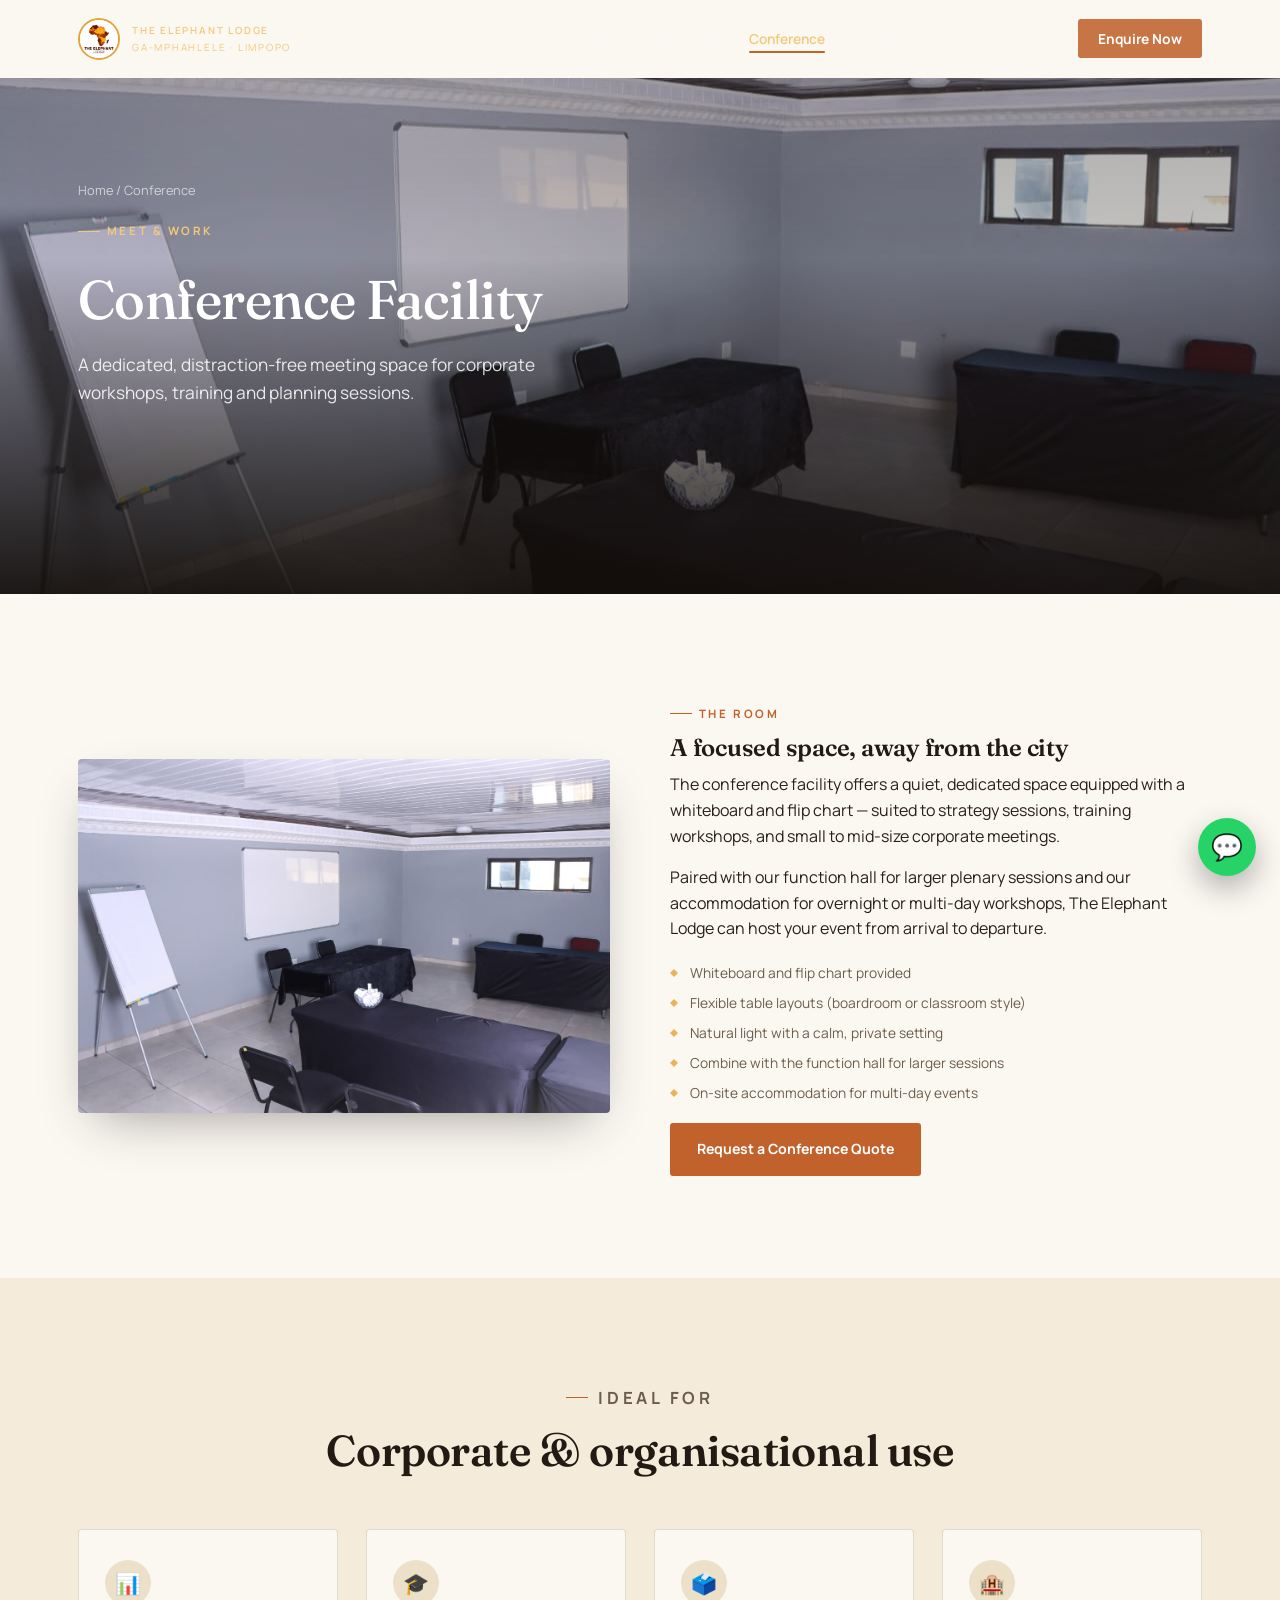
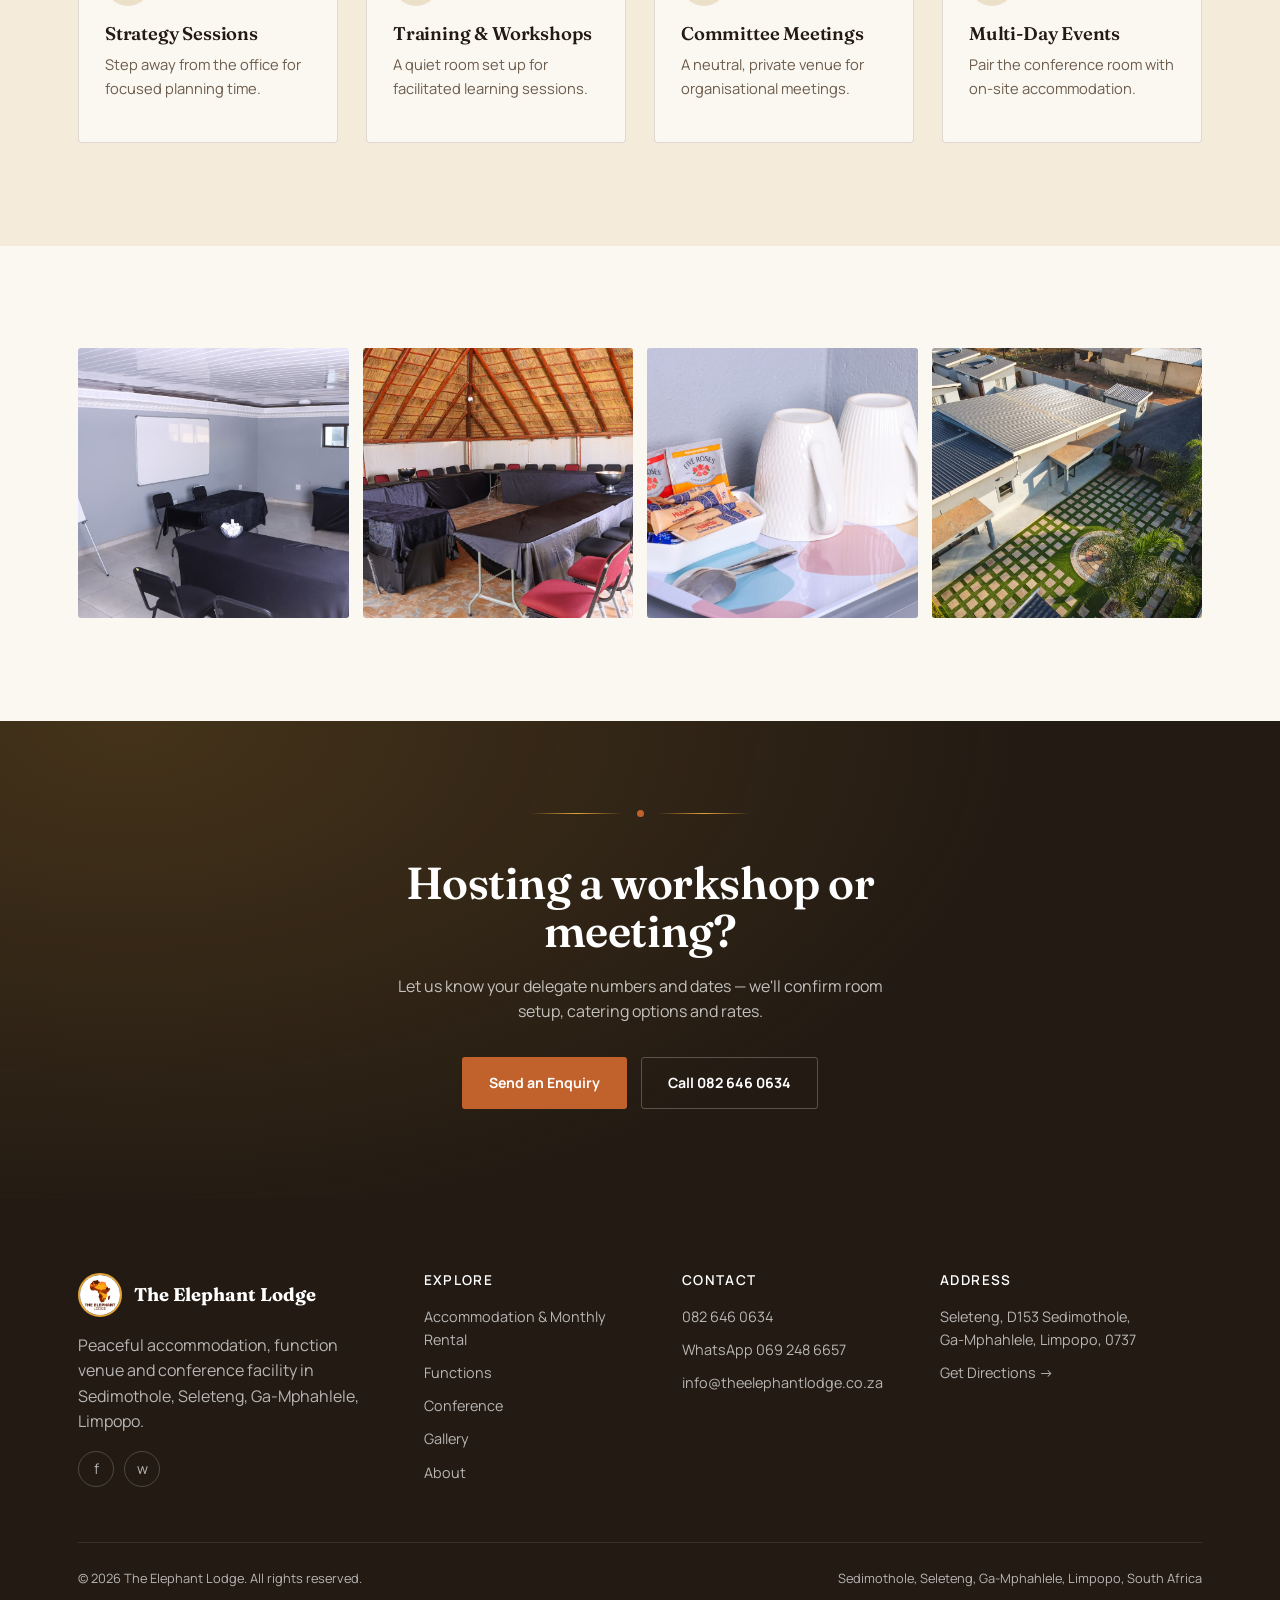
<file: conference.html>
<!DOCTYPE html>
<html lang="en-ZA">
<head>
<meta charset="UTF-8">
<meta name="viewport" content="width=device-width, initial-scale=1.0">
<title>Conference Facility | The Elephant Lodge, Ga‑Mphahlele</title>
<meta name="description" content="Book The Elephant Lodge's conference facility in Ga‑Mphahlele, Limpopo for corporate meetings, workshops and training sessions.">
<link rel="canonical" href="https://theelephantlodge.co.za/conference.html">
<meta name="robots" content="index, follow">
<meta property="og:title" content="Conference Facility | The Elephant Lodge">
<meta property="og:description" content="A dedicated conference room and meeting hall for corporate workshops and training, in Ga‑Mphahlele, Limpopo.">
<meta property="og:image" content="https://theelephantlodge.co.za/images/conference-room.jpg">
<meta property="og:url" content="https://theelephantlodge.co.za/conference.html">
<link rel="icon" href="images/logo.jpg">
<link rel="preconnect" href="https://fonts.googleapis.com">
<link rel="preconnect" href="https://fonts.gstatic.com" crossorigin>
<link href="https://fonts.googleapis.com/css2?family=Fraunces:opsz,wght@9..144,300..700&family=Manrope:wght@400;500;600;700;800&display=swap" rel="stylesheet">
<link rel="stylesheet" href="css/style.css">
</head>
<body data-page="conference">

<header class="site-header solid" style="position:relative;">
  <div class="container">
    <a href="index.html" class="brand">
      <img src="images/logo.jpg" alt="The Elephant Lodge logo">
      <span><strong>The Elephant Lodge</strong><span>Ga‑Mphahlele · Limpopo</span></span>
    </a>
    <nav aria-label="Primary">
      <ul class="nav-links">
        <li><a href="index.html" data-page="home">Home</a></li>
        <li><a href="accommodation.html" data-page="accommodation">Accommodation</a></li>
        <li><a href="functions.html" data-page="functions">Functions</a></li>
        <li><a href="conference.html" data-page="conference">Conference</a></li>
        <li><a href="gallery.html" data-page="gallery">Gallery</a></li>
        <li><a href="about.html" data-page="about">About</a></li>
        <li><a href="contact.html" data-page="contact">Contact</a></li>
        <li><a href="contact.html#enquire" class="nav-cta">Enquire Now</a></li>
      </ul>
    </nav>
    <button class="nav-toggle" aria-label="Open menu" aria-expanded="false">☰</button>
  </div>
</header>

<section class="hero page-hero">
  <div class="hero-bg" style="background-image:url('images/conference-room.jpg');"></div>
  <div class="hero-content">
    <p class="breadcrumb"><a href="index.html">Home</a> / Conference</p>
    <p class="eyebrow">Meet & Work</p>
    <h1>Conference Facility</h1>
    <p class="hero-sub">A dedicated, distraction-free meeting space for corporate workshops, training and planning sessions.</p>
  </div>
</section>

<section>
  <div class="container">
    <div class="split reveal">
      <div class="split-media">
        <img src="images/conference-room.jpg" alt="Conference room with whiteboard, flip chart and meeting tables">
      </div>
      <div>
        <p class="eyebrow">The Room</p>
        <h2>A focused space, away from the city</h2>
        <p>The conference facility offers a quiet, dedicated space equipped with a whiteboard and flip chart — suited to strategy sessions, training workshops, and small to mid-size corporate meetings.</p>
        <p>Paired with our function hall for larger plenary sessions and our accommodation for overnight or multi-day workshops, The Elephant Lodge can host your event from arrival to departure.</p>
        <ul class="card-list">
          <li>Whiteboard and flip chart provided</li>
          <li>Flexible table layouts (boardroom or classroom style)</li>
          <li>Natural light with a calm, private setting</li>
          <li>Combine with the function hall for larger sessions</li>
          <li>On-site accommodation for multi-day events</li>
        </ul>
        <a href="contact.html#enquire" class="btn btn-primary">Request a Conference Quote</a>
      </div>
    </div>
  </div>
</section>

<section class="section-sand">
  <div class="container">
    <div class="section-head reveal">
      <p class="eyebrow" style="justify-content:center;">Ideal For</p>
      <h2>Corporate & organisational use</h2>
    </div>
    <div class="grid grid-4 reveal">
      <div class="icon-card"><div class="ic">📊</div><h3>Strategy Sessions</h3><p>Step away from the office for focused planning time.</p></div>
      <div class="icon-card"><div class="ic">🎓</div><h3>Training & Workshops</h3><p>A quiet room set up for facilitated learning sessions.</p></div>
      <div class="icon-card"><div class="ic">🗳️</div><h3>Committee Meetings</h3><p>A neutral, private venue for organisational meetings.</p></div>
      <div class="icon-card"><div class="ic">🏨</div><h3>Multi-Day Events</h3><p>Pair the conference room with on-site accommodation.</p></div>
    </div>
  </div>
</section>

<section>
  <div class="container">
    <div class="gallery-grid reveal">
      <div class="gallery-item"><img src="images/conference-room.jpg" alt="Conference room set up for a meeting"></div>
      <div class="gallery-item"><img src="images/function-hall-setup-1.jpg" alt="Larger plenary hall available for bigger sessions"></div>
      <div class="gallery-item"><img src="images/tea-coffee-tray.jpg" alt="Tea and coffee tray provided for guests"></div>
      <div class="gallery-item"><img src="images/aerial-front.jpg" alt="Aerial view of the lodge grounds"></div>
    </div>
  </div>
</section>

<section class="cta-band">
  <div class="container">
    <div class="horizon"><span class="horizon-dot"></span></div>
    <h2>Hosting a workshop or meeting?</h2>
    <p>Let us know your delegate numbers and dates — we'll confirm room setup, catering options and rates.</p>
    <div class="cta-actions">
      <a href="contact.html#enquire" class="btn btn-primary">Send an Enquiry</a>
      <a href="tel:+27826460634" class="btn btn-ghost">Call 082 646 0634</a>
    </div>
  </div>
</section>

<footer class="site-footer">
  <div class="container">
    <div class="footer-grid">
      <div>
        <div class="footer-brand"><img src="images/logo.jpg" alt="The Elephant Lodge logo"><strong>The Elephant Lodge</strong></div>
        <p>Peaceful accommodation, function venue and conference facility in Sedimothole, Seleteng, Ga‑Mphahlele, Limpopo.</p>
        <div class="social-row">
          <a href="https://www.facebook.com/profile.php?id=61555060270359" target="_blank" rel="noopener" aria-label="Facebook">f</a>
          <a href="https://wa.me/27692486657" target="_blank" rel="noopener" aria-label="WhatsApp">w</a>
        </div>
      </div>
      <div><h4>Explore</h4><ul>
        <li><a href="accommodation.html">Accommodation & Monthly Rental</a></li>
        <li><a href="functions.html">Functions</a></li>
        <li><a href="conference.html">Conference</a></li>
        <li><a href="gallery.html">Gallery</a></li>
        <li><a href="about.html">About</a></li>
      </ul></div>
      <div><h4>Contact</h4><ul>
        <li><a href="tel:+27826460634">082 646 0634</a></li>
        <li><a href="https://wa.me/27692486657" target="_blank" rel="noopener">WhatsApp 069 248 6657</a></li>
        <li><a href="mailto:info@theelephantlodge.co.za">info@theelephantlodge.co.za</a></li>
      </ul></div>
      <div><h4>Address</h4><ul>
        <li>Seleteng, D153 Sedimothole,<br>Ga‑Mphahlele, Limpopo, 0737</li>
        <li><a href="https://www.google.com/maps/dir//Seleteng,+D153+Sedimothole,+Seleteng,+Ga,+Ga-Mphahlele,+0737" target="_blank" rel="noopener">Get Directions →</a></li>
      </ul></div>
    </div>
    <div class="footer-bottom">
      <span>© <span id="year"></span> The Elephant Lodge. All rights reserved.</span>
      <span>Sedimothole, Seleteng, Ga‑Mphahlele, Limpopo, South Africa</span>
    </div>
  </div>
</footer>

<a href="https://wa.me/27692486657" class="whatsapp-float" target="_blank" rel="noopener" aria-label="Chat on WhatsApp">💬</a>
<script src="js/main.js"></script>
</body>
</html>
</file>
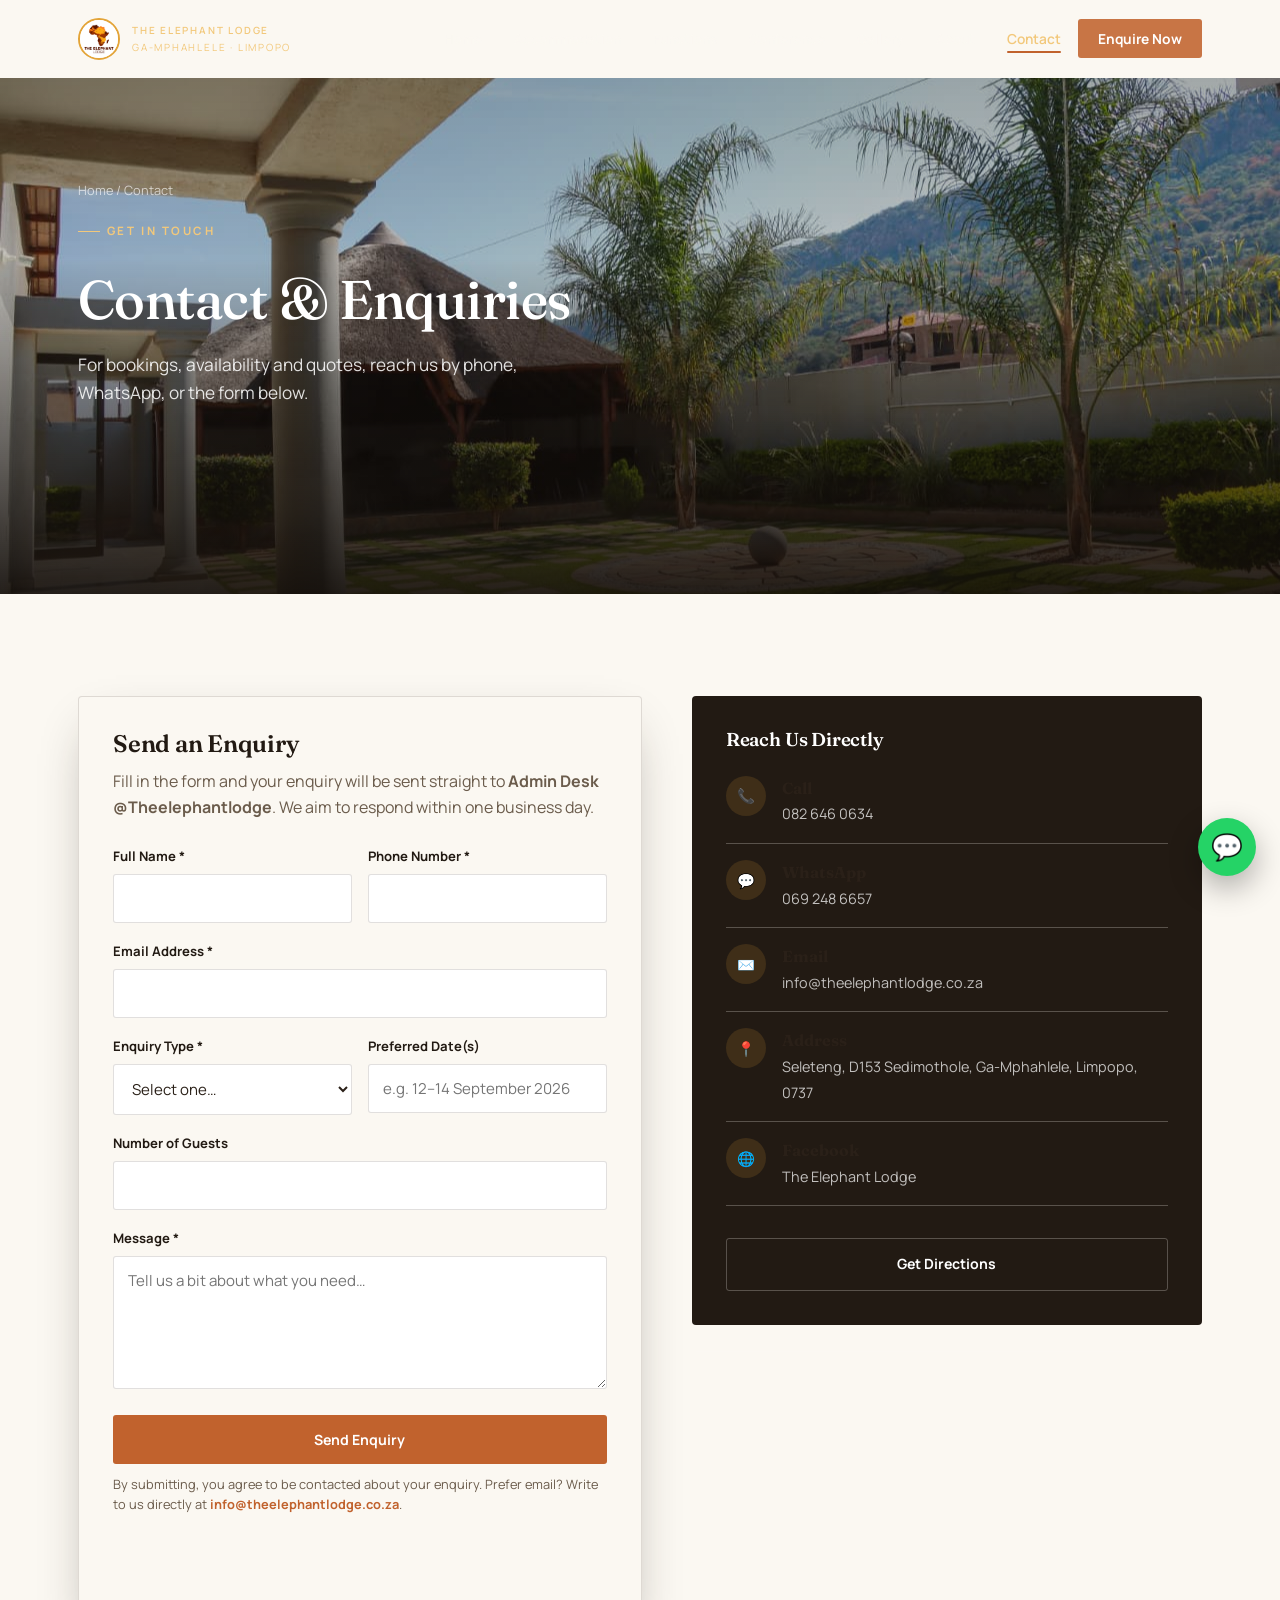
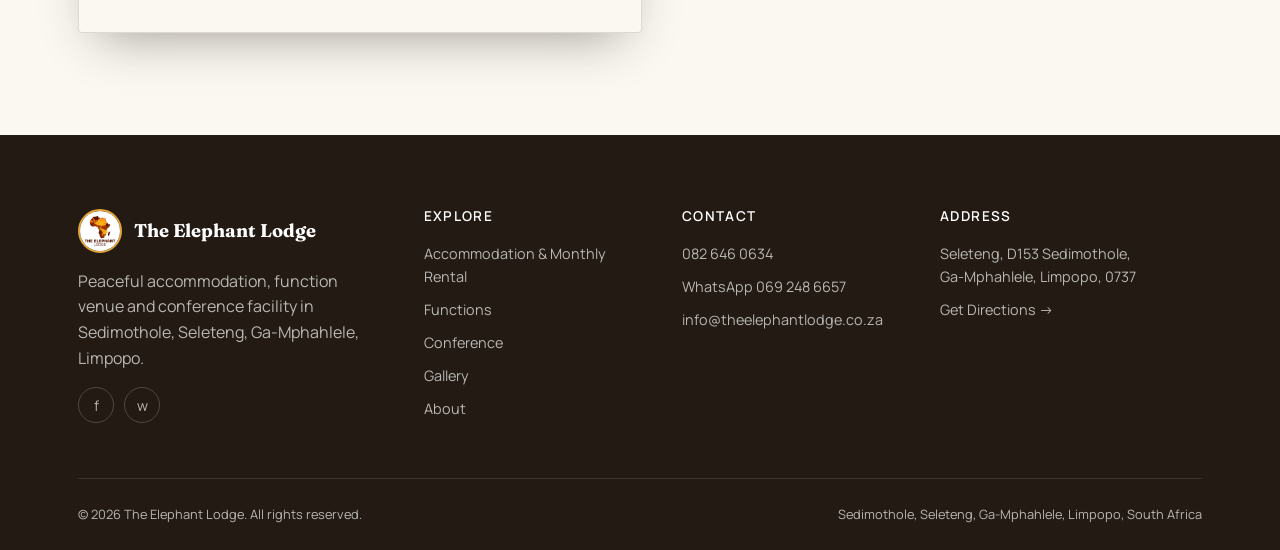
<file: contact.html>
<!DOCTYPE html>
<html lang="en-ZA">
<head>
<meta charset="UTF-8">
<meta name="viewport" content="width=device-width, initial-scale=1.0">
<title>Contact & Enquiries | The Elephant Lodge, Ga‑Mphahlele</title>
<meta name="description" content="Contact The Elephant Lodge in Sedimothole, Seleteng, Ga‑Mphahlele. Call 082 646 0634, WhatsApp 069 248 6657, or email info@theelephantlodge.co.za to make an enquiry.">
<link rel="canonical" href="https://theelephantlodge.co.za/contact.html">
<meta name="robots" content="index, follow">
<meta property="og:title" content="Contact & Enquiries | The Elephant Lodge">
<meta property="og:description" content="Reach The Elephant Lodge by phone, WhatsApp, or email to enquire about accommodation, functions or conference bookings.">
<meta property="og:image" content="https://theelephantlodge.co.za/images/hero-sunset.jpg">
<meta property="og:url" content="https://theelephantlodge.co.za/contact.html">
<link rel="icon" href="images/logo.jpg">
<link rel="preconnect" href="https://fonts.googleapis.com">
<link rel="preconnect" href="https://fonts.gstatic.com" crossorigin>
<link href="https://fonts.googleapis.com/css2?family=Fraunces:opsz,wght@9..144,300..700&family=Manrope:wght@400;500;600;700;800&display=swap" rel="stylesheet">
<link rel="stylesheet" href="css/style.css">
</head>
<body data-page="contact">

<header class="site-header solid" style="position:relative;">
  <div class="container">
    <a href="index.html" class="brand">
      <img src="images/logo.jpg" alt="The Elephant Lodge logo">
      <span><strong>The Elephant Lodge</strong><span>Ga‑Mphahlele · Limpopo</span></span>
    </a>
    <nav aria-label="Primary">
      <ul class="nav-links">
        <li><a href="index.html" data-page="home">Home</a></li>
        <li><a href="accommodation.html" data-page="accommodation">Accommodation</a></li>
        <li><a href="functions.html" data-page="functions">Functions</a></li>
        <li><a href="conference.html" data-page="conference">Conference</a></li>
        <li><a href="gallery.html" data-page="gallery">Gallery</a></li>
        <li><a href="about.html" data-page="about">About</a></li>
        <li><a href="contact.html" data-page="contact">Contact</a></li>
        <li><a href="contact.html#enquire" class="nav-cta">Enquire Now</a></li>
      </ul>
    </nav>
    <button class="nav-toggle" aria-label="Open menu" aria-expanded="false">☰</button>
  </div>
</header>

<section class="hero page-hero">
  <div class="hero-bg" style="background-image:url('images/garden-lawn.jpg');"></div>
  <div class="hero-content">
    <p class="breadcrumb"><a href="index.html">Home</a> / Contact</p>
    <p class="eyebrow">Get In Touch</p>
    <h1>Contact & Enquiries</h1>
    <p class="hero-sub">For bookings, availability and quotes, reach us by phone, WhatsApp, or the form below.</p>
  </div>
</section>

<section id="enquire">
  <div class="container">
    <div class="contact-wrap">

      <div class="form-card reveal">
        <h2>Send an Enquiry</h2>
        <p style="color:var(--ink-soft); margin-bottom:1.6rem;">Fill in the form and your enquiry will be sent straight to <strong>Admin Desk @Theelephantlodge</strong>. We aim to respond within one business day.</p>

        <!--
          FORM SETUP: this form posts to Formspree, a free form-to-email service,
          so a static site can deliver messages straight to your inbox with no
          server required. Replace YOUR_FORM_ID below with your own Formspree
          endpoint (see README.md → "Making the contact form work").
        -->
<form id="enquiry-form" action="https://formspree.io/f/xdenybao" method="POST">
          <input type="hidden" name="_subject" value="New enquiry — The Elephant Lodge website">
          <input type="text" name="_gotcha" style="display:none">

          <div class="field-row">
            <div class="field">
              <label for="name">Full Name *</label>
              <input type="text" id="name" name="Name" required>
            </div>
            <div class="field">
              <label for="phone">Phone Number *</label>
              <input type="tel" id="phone" name="Phone" required>
            </div>
          </div>

          <div class="field">
            <label for="email">Email Address *</label>
            <input type="email" id="email" name="Email" required>
          </div>

          <div class="field-row">
            <div class="field">
              <label for="service">Enquiry Type *</label>
              <select id="service" name="Enquiry Type" required>
                <option value="">Select one…</option>
                <option>Overnight Accommodation</option>
                <option>Monthly Rental Room</option>
                <option>Function Venue</option>
                <option>Conference Facility</option>
                <option>General Enquiry</option>
              </select>
            </div>
            <div class="field">
              <label for="dates">Preferred Date(s)</label>
              <input type="text" id="dates" name="Preferred Dates" placeholder="e.g. 12–14 September 2026">
            </div>
          </div>

          <div class="field">
            <label for="guests">Number of Guests</label>
            <input type="number" id="guests" name="Number of Guests" min="1">
          </div>

          <div class="field">
            <label for="message">Message *</label>
            <textarea id="message" name="Message" rows="5" required placeholder="Tell us a bit about what you need…"></textarea>
          </div>

          <button type="submit" class="btn btn-primary btn-wide">Send Enquiry</button>
          <p id="form-status" class="form-status" role="status"></p>
          <p class="form-note">By submitting, you agree to be contacted about your enquiry. Prefer email? Write to us directly at <a href="mailto:info@theelephantlodge.co.za" style="color:var(--terracotta); font-weight:700;">info@theelephantlodge.co.za</a>.</p>
        </form>
      </div>

      <div class="reveal">
        <div style="background:var(--night); border-radius:var(--radius); padding:34px; margin-bottom:26px;">
          <h3 style="color:#fff;">Reach Us Directly</h3>
          <ul class="info-list">
            <li>
              <span class="ic">📞</span>
              <div><strong>Call</strong><a href="tel:+27826460634">082 646 0634</a></div>
            </li>
            <li>
              <span class="ic">💬</span>
              <div><strong>WhatsApp</strong><a href="https://wa.me/27692486657" target="_blank" rel="noopener">069 248 6657</a></div>
            </li>
            <li>
              <span class="ic">✉️</span>
              <div><strong>Email</strong><a href="mailto:info@theelephantlodge.co.za">info@theelephantlodge.co.za</a></div>
            </li>
            <li>
              <span class="ic">📍</span>
              <div><strong>Address</strong><span>Seleteng, D153 Sedimothole, Ga‑Mphahlele, Limpopo, 0737</span></div>
            </li>
            <li>
              <span class="ic">🌐</span>
              <div><strong>Facebook</strong><a href="https://www.facebook.com/profile.php?id=61555060270359" target="_blank" rel="noopener">The Elephant Lodge</a></div>
            </li>
          </ul>
          <a href="https://www.google.com/maps/dir//Seleteng,+D153+Sedimothole,+Seleteng,+Ga,+Ga-Mphahlele,+0737" target="_blank" rel="noopener" class="btn btn-ghost btn-wide">Get Directions</a>
        </div>

        <div class="map-frame">
          <iframe src="https://www.google.com/maps?q=Seleteng,+D153+Sedimothole,+Ga-Mphahlele,+0737&output=embed" title="Map to The Elephant Lodge" loading="lazy" referrerpolicy="no-referrer-when-downgrade"></iframe>
        </div>
      </div>
    </div>
  </div>
</section>

<footer class="site-footer">
  <div class="container">
    <div class="footer-grid">
      <div>
        <div class="footer-brand"><img src="images/logo.jpg" alt="The Elephant Lodge logo"><strong>The Elephant Lodge</strong></div>
        <p>Peaceful accommodation, function venue and conference facility in Sedimothole, Seleteng, Ga‑Mphahlele, Limpopo.</p>
        <div class="social-row">
          <a href="https://www.facebook.com/profile.php?id=61555060270359" target="_blank" rel="noopener" aria-label="Facebook">f</a>
          <a href="https://wa.me/27692486657" target="_blank" rel="noopener" aria-label="WhatsApp">w</a>
        </div>
      </div>
      <div><h4>Explore</h4><ul>
        <li><a href="accommodation.html">Accommodation & Monthly Rental</a></li>
        <li><a href="functions.html">Functions</a></li>
        <li><a href="conference.html">Conference</a></li>
        <li><a href="gallery.html">Gallery</a></li>
        <li><a href="about.html">About</a></li>
      </ul></div>
      <div><h4>Contact</h4><ul>
        <li><a href="tel:+27826460634">082 646 0634</a></li>
        <li><a href="https://wa.me/27692486657" target="_blank" rel="noopener">WhatsApp 069 248 6657</a></li>
        <li><a href="mailto:info@theelephantlodge.co.za">info@theelephantlodge.co.za</a></li>
      </ul></div>
      <div><h4>Address</h4><ul>
        <li>Seleteng, D153 Sedimothole,<br>Ga‑Mphahlele, Limpopo, 0737</li>
        <li><a href="https://www.google.com/maps/dir//Seleteng,+D153+Sedimothole,+Seleteng,+Ga,+Ga-Mphahlele,+0737" target="_blank" rel="noopener">Get Directions →</a></li>
      </ul></div>
    </div>
    <div class="footer-bottom">
      <span>© <span id="year"></span> The Elephant Lodge. All rights reserved.</span>
      <span>Sedimothole, Seleteng, Ga‑Mphahlele, Limpopo, South Africa</span>
    </div>
  </div>
</footer>

<a href="https://wa.me/27692486657" class="whatsapp-float" target="_blank" rel="noopener" aria-label="Chat on WhatsApp">💬</a>
<script src="js/main.js"></script>
</body>
</html>
</file>
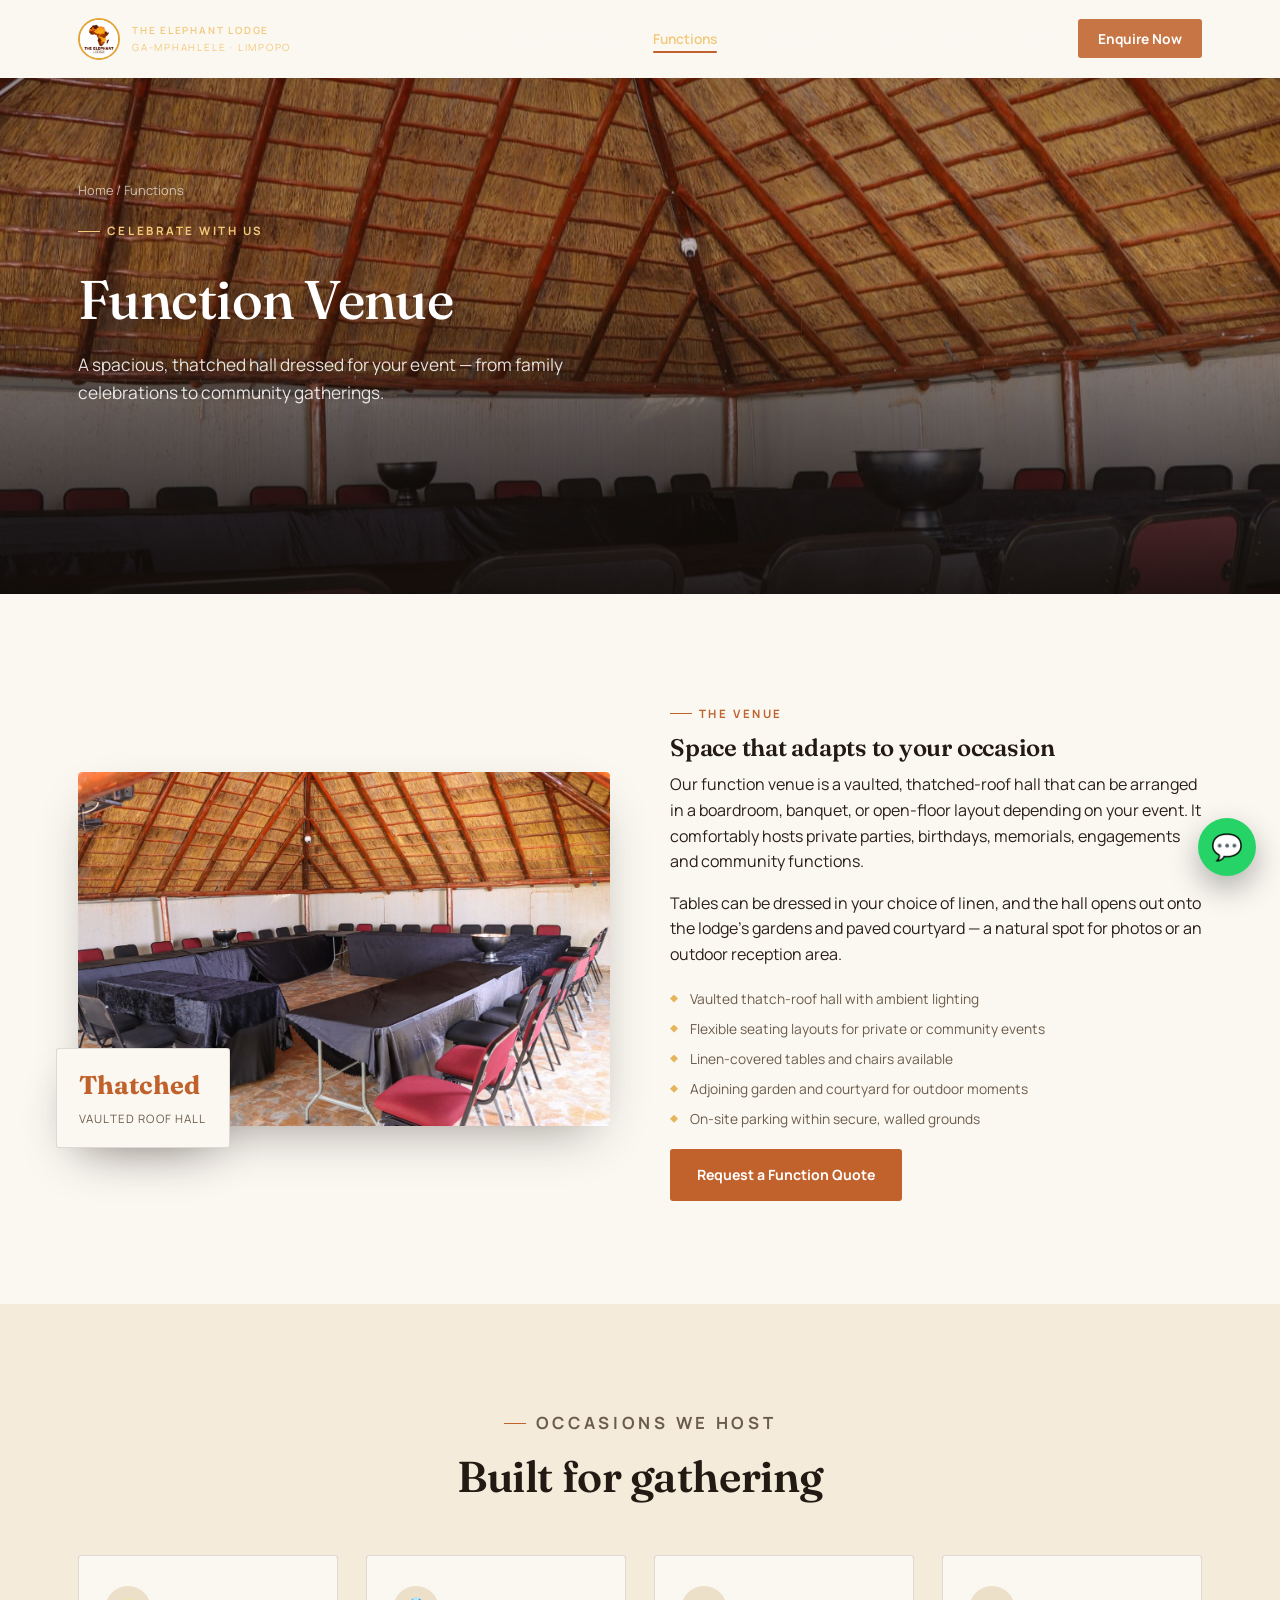
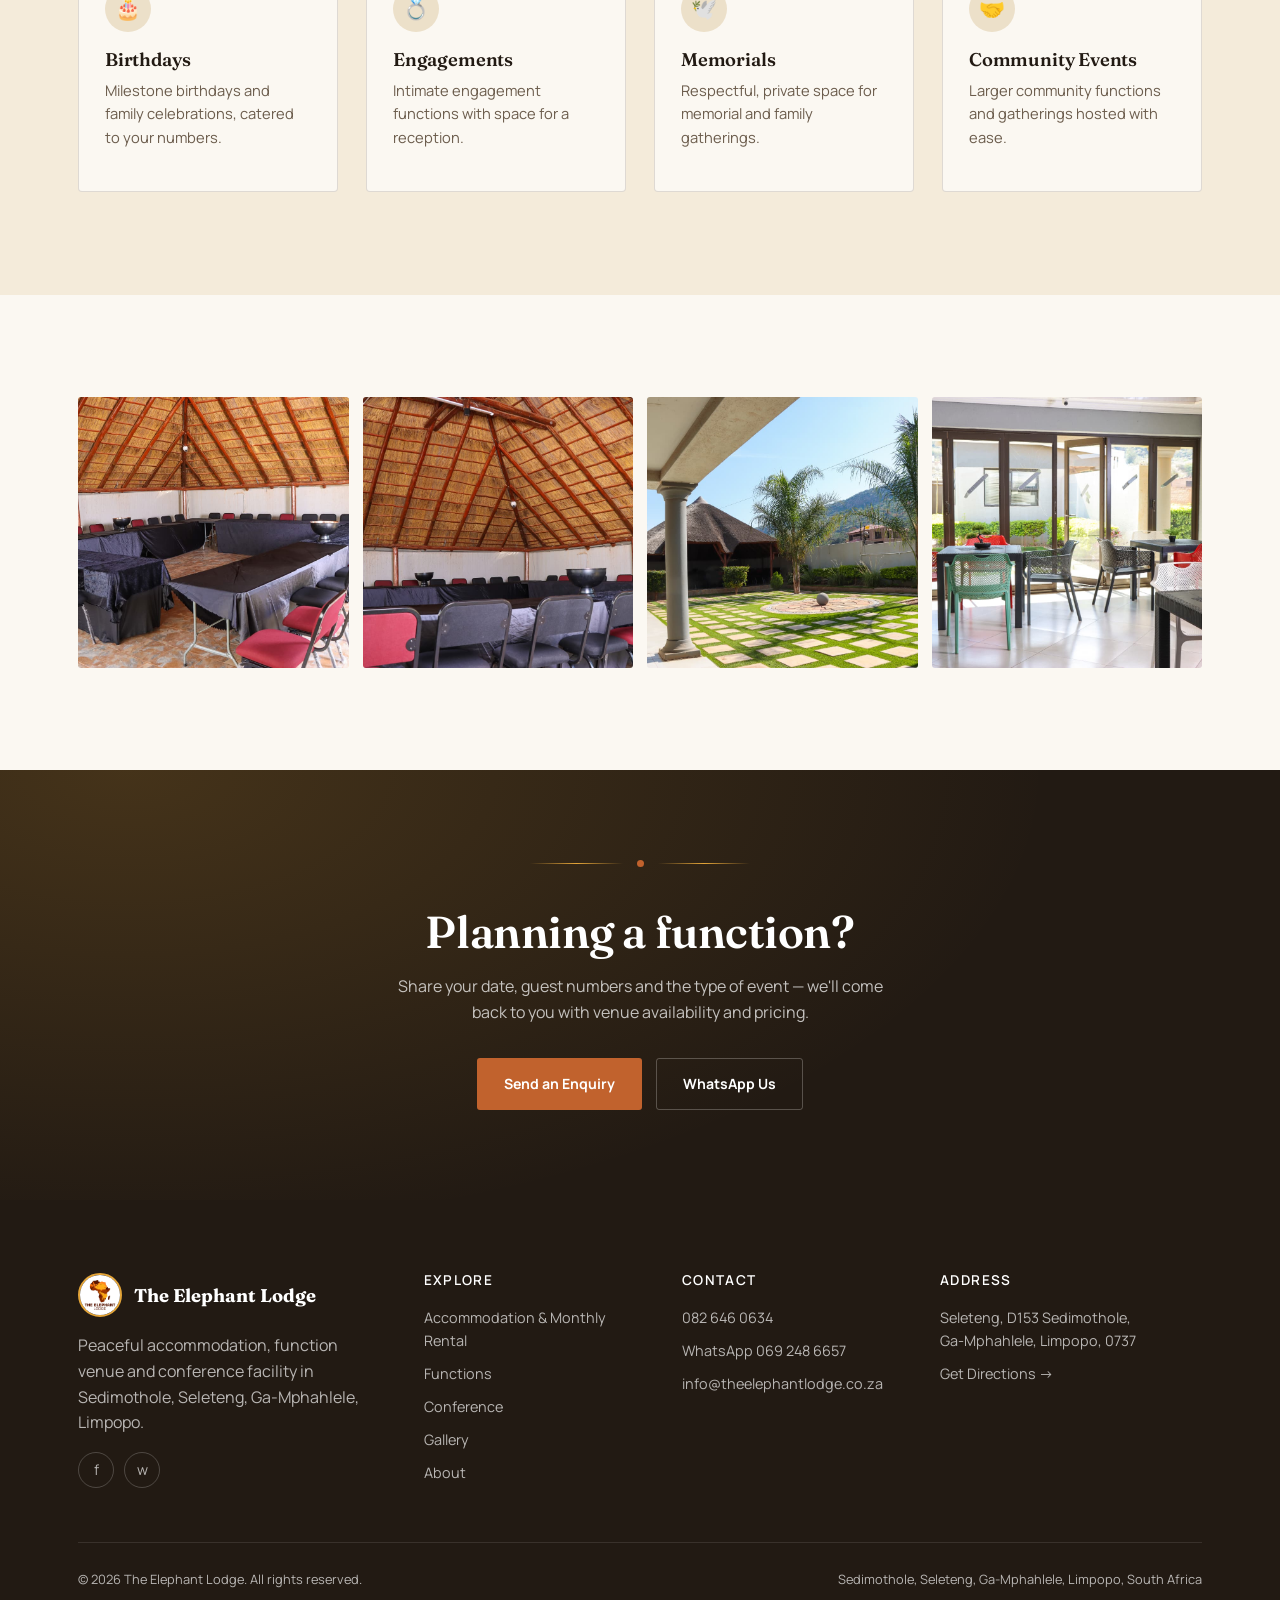
<file: functions.html>
<!DOCTYPE html>
<html lang="en-ZA">
<head>
<meta charset="UTF-8">
<meta name="viewport" content="width=device-width, initial-scale=1.0">
<title>Function Venue | The Elephant Lodge, Ga‑Mphahlele</title>
<meta name="description" content="Hire The Elephant Lodge's thatched function venue in Ga‑Mphahlele, Limpopo for private parties, celebrations and community events.">
<link rel="canonical" href="https://theelephantlodge.co.za/functions.html">
<meta name="robots" content="index, follow">
<meta property="og:title" content="Function Venue | The Elephant Lodge">
<meta property="og:description" content="A thatched function venue for private parties, celebrations and community events in Ga‑Mphahlele, Limpopo.">
<meta property="og:image" content="https://theelephantlodge.co.za/images/function-hall-setup-1.jpg">
<meta property="og:url" content="https://theelephantlodge.co.za/functions.html">
<link rel="icon" href="images/logo.jpg">
<link rel="preconnect" href="https://fonts.googleapis.com">
<link rel="preconnect" href="https://fonts.gstatic.com" crossorigin>
<link href="https://fonts.googleapis.com/css2?family=Fraunces:opsz,wght@9..144,300..700&family=Manrope:wght@400;500;600;700;800&display=swap" rel="stylesheet">
<link rel="stylesheet" href="css/style.css">
</head>
<body data-page="functions">

<header class="site-header solid" style="position:relative;">
  <div class="container">
    <a href="index.html" class="brand">
      <img src="images/logo.jpg" alt="The Elephant Lodge logo">
      <span><strong>The Elephant Lodge</strong><span>Ga‑Mphahlele · Limpopo</span></span>
    </a>
    <nav aria-label="Primary">
      <ul class="nav-links">
        <li><a href="index.html" data-page="home">Home</a></li>
        <li><a href="accommodation.html" data-page="accommodation">Accommodation</a></li>
        <li><a href="functions.html" data-page="functions">Functions</a></li>
        <li><a href="conference.html" data-page="conference">Conference</a></li>
        <li><a href="gallery.html" data-page="gallery">Gallery</a></li>
        <li><a href="about.html" data-page="about">About</a></li>
        <li><a href="contact.html" data-page="contact">Contact</a></li>
        <li><a href="contact.html#enquire" class="nav-cta">Enquire Now</a></li>
      </ul>
    </nav>
    <button class="nav-toggle" aria-label="Open menu" aria-expanded="false">☰</button>
  </div>
</header>

<section class="hero page-hero">
  <div class="hero-bg" style="background-image:url('images/function-hall-setup-2.jpg');"></div>
  <div class="hero-content">
    <p class="breadcrumb"><a href="index.html">Home</a> / Functions</p>
    <p class="eyebrow">Celebrate With Us</p>
    <h1>Function Venue</h1>
    <p class="hero-sub">A spacious, thatched hall dressed for your event — from family celebrations to community gatherings.</p>
  </div>
</section>

<section>
  <div class="container">
    <div class="split reveal">
      <div class="split-media">
        <img src="images/function-hall-setup-1.jpg" alt="Function hall arranged with linen-covered tables and chairs under a thatched roof">
        <div class="tag"><strong>Thatched</strong><span>Vaulted Roof Hall</span></div>
      </div>
      <div>
        <p class="eyebrow">The Venue</p>
        <h2>Space that adapts to your occasion</h2>
        <p>Our function venue is a vaulted, thatched-roof hall that can be arranged in a boardroom, banquet, or open-floor layout depending on your event. It comfortably hosts private parties, birthdays, memorials, engagements and community functions.</p>
        <p>Tables can be dressed in your choice of linen, and the hall opens out onto the lodge's gardens and paved courtyard — a natural spot for photos or an outdoor reception area.</p>
        <ul class="card-list">
          <li>Vaulted thatch-roof hall with ambient lighting</li>
          <li>Flexible seating layouts for private or community events</li>
          <li>Linen-covered tables and chairs available</li>
          <li>Adjoining garden and courtyard for outdoor moments</li>
          <li>On-site parking within secure, walled grounds</li>
        </ul>
        <a href="contact.html#enquire" class="btn btn-primary">Request a Function Quote</a>
      </div>
    </div>
  </div>
</section>

<section class="section-sand">
  <div class="container">
    <div class="section-head reveal">
      <p class="eyebrow" style="justify-content:center;">Occasions We Host</p>
      <h2>Built for gathering</h2>
    </div>
    <div class="grid grid-4 reveal">
      <div class="icon-card"><div class="ic">🎂</div><h3>Birthdays</h3><p>Milestone birthdays and family celebrations, catered to your numbers.</p></div>
      <div class="icon-card"><div class="ic">💍</div><h3>Engagements</h3><p>Intimate engagement functions with space for a reception.</p></div>
      <div class="icon-card"><div class="ic">🕊️</div><h3>Memorials</h3><p>Respectful, private space for memorial and family gatherings.</p></div>
      <div class="icon-card"><div class="ic">🤝</div><h3>Community Events</h3><p>Larger community functions and gatherings hosted with ease.</p></div>
    </div>
  </div>
</section>

<section>
  <div class="container">
    <div class="gallery-grid reveal">
      <div class="gallery-item"><img src="images/function-hall-setup-1.jpg" alt="Function hall table layout with black and silver linen"></div>
      <div class="gallery-item"><img src="images/function-hall-setup-2.jpg" alt="Thatched roof detail above the function hall seating"></div>
      <div class="gallery-item"><img src="images/garden-lawn.jpg" alt="Garden and courtyard adjoining the function venue"></div>
      <div class="gallery-item"><img src="images/patio-seating.jpg" alt="Outdoor patio seating area near the function venue"></div>
    </div>
  </div>
</section>

<section class="cta-band">
  <div class="container">
    <div class="horizon"><span class="horizon-dot"></span></div>
    <h2>Planning a function?</h2>
    <p>Share your date, guest numbers and the type of event — we'll come back to you with venue availability and pricing.</p>
    <div class="cta-actions">
      <a href="contact.html#enquire" class="btn btn-primary">Send an Enquiry</a>
      <a href="https://wa.me/27692486657" class="btn btn-ghost" target="_blank" rel="noopener">WhatsApp Us</a>
    </div>
  </div>
</section>

<footer class="site-footer">
  <div class="container">
    <div class="footer-grid">
      <div>
        <div class="footer-brand"><img src="images/logo.jpg" alt="The Elephant Lodge logo"><strong>The Elephant Lodge</strong></div>
        <p>Peaceful accommodation, function venue and conference facility in Sedimothole, Seleteng, Ga‑Mphahlele, Limpopo.</p>
        <div class="social-row">
          <a href="https://www.facebook.com/profile.php?id=61555060270359" target="_blank" rel="noopener" aria-label="Facebook">f</a>
          <a href="https://wa.me/27692486657" target="_blank" rel="noopener" aria-label="WhatsApp">w</a>
        </div>
      </div>
      <div><h4>Explore</h4><ul>
        <li><a href="accommodation.html">Accommodation & Monthly Rental</a></li>
        <li><a href="functions.html">Functions</a></li>
        <li><a href="conference.html">Conference</a></li>
        <li><a href="gallery.html">Gallery</a></li>
        <li><a href="about.html">About</a></li>
      </ul></div>
      <div><h4>Contact</h4><ul>
        <li><a href="tel:+27826460634">082 646 0634</a></li>
        <li><a href="https://wa.me/27692486657" target="_blank" rel="noopener">WhatsApp 069 248 6657</a></li>
        <li><a href="mailto:info@theelephantlodge.co.za">info@theelephantlodge.co.za</a></li>
      </ul></div>
      <div><h4>Address</h4><ul>
        <li>Seleteng, D153 Sedimothole,<br>Ga‑Mphahlele, Limpopo, 0737</li>
        <li><a href="https://www.google.com/maps/dir//Seleteng,+D153+Sedimothole,+Seleteng,+Ga,+Ga-Mphahlele,+0737" target="_blank" rel="noopener">Get Directions →</a></li>
      </ul></div>
    </div>
    <div class="footer-bottom">
      <span>© <span id="year"></span> The Elephant Lodge. All rights reserved.</span>
      <span>Sedimothole, Seleteng, Ga‑Mphahlele, Limpopo, South Africa</span>
    </div>
  </div>
</footer>

<a href="https://wa.me/27692486657" class="whatsapp-float" target="_blank" rel="noopener" aria-label="Chat on WhatsApp">💬</a>
<script src="js/main.js"></script>
</body>
</html>
</file>
<file: css/style.css>
/* ===================================================================
   THE ELEPHANT LODGE — stylesheet
   Design tokens: dusk night, terracotta & gold (from the lodge mark),
   warm sand paper, olive bushveld accent.
=================================================================== */

:root{
  --night:#221A13;        /* dusk / deep bark */
  --night-2:#2F241A;
  --bark:#4A3220;
  --terracotta:#C1622D;
  --terracotta-2:#a5501f;
  --gold:#E3A438;
  --gold-soft:#F2C87B;
  --sand:#F4EBDA;
  --sand-2:#ECE0C9;
  --ivory:#FBF8F2;
  --olive:#5C6B45;
  --ink:#2A2018;
  --ink-soft:#6b5c4c;
  --line:rgba(42,32,24,0.14);
  --line-light:rgba(251,248,242,0.25);
  --shadow: 0 20px 50px -20px rgba(34,26,19,0.45);
  --radius: 4px;
  --radius-lg: 2px;
  --maxw: 1180px;
  --serif: "Fraunces", "Iowan Old Style", Georgia, serif;
  --sans: "Manrope", "Segoe UI", Arial, sans-serif;
}

*,*::before,*::after{ box-sizing:border-box; }
html{ scroll-behavior:smooth; }
body{
  margin:0;
  font-family:var(--sans);
  color:var(--ink);
  background:var(--ivory);
  -webkit-font-smoothing:antialiased;
  line-height:1.6;
}
img{ max-width:100%; display:block; }
a{ color:inherit; text-decoration:none; }
h1,h2,h3,h4{
  font-family:var(--serif);
  font-weight:600;
  color:var(--night);
  line-height:1.08;
  margin:0 0 .5em;
  letter-spacing:-0.01em;
}
h1{ font-weight:500; }
p{ margin:0 0 1em; }
.container{ max-width:var(--maxw); margin:0 auto; padding:0 28px; }
.hidden{ display:none !important; }

@media (prefers-reduced-motion: reduce){
  *{ animation-duration:.001ms !important; animation-iteration-count:1 !important; transition-duration:.001ms !important; scroll-behavior:auto !important; }
}

/* focus visibility */
a:focus-visible, button:focus-visible, input:focus-visible, textarea:focus-visible, select:focus-visible{
  outline: 2px solid var(--gold);
  outline-offset: 3px;
}

/* ---------- eyebrow / labels ---------- */
.eyebrow{
  font-family:var(--sans);
  font-size:.72rem;
  letter-spacing:.22em;
  text-transform:uppercase;
  font-weight:700;
  color:var(--terracotta);
  display:inline-flex;
  align-items:center;
  gap:.6em;
}
.eyebrow::before{
  content:"";
  width:22px; height:1px;
  background:var(--terracotta);
  display:inline-block;
}

/* ---------- horizon divider (signature element) ---------- */
.horizon{
  display:flex; align-items:center; gap:14px;
  margin: 0 auto 2.6rem;
  max-width:220px;
}
.horizon::before, .horizon::after{
  content:""; flex:1; height:1px;
  background:linear-gradient(90deg, transparent, var(--gold), transparent);
}
.horizon-dot{
  width:7px; height:7px; border-radius:50%;
  background:var(--terracotta);
  flex-shrink:0;
}

/* =====================================================
   HEADER / NAV
===================================================== */
.site-header{
  position:fixed; top:0; left:0; right:0; z-index:1000;
  padding:18px 0;
  transition: background .35s ease, padding .35s ease, box-shadow .35s ease;
}
.site-header .container{
  display:flex; align-items:center; justify-content:space-between; gap:20px;
}
.site-header.solid{
  background:rgba(34,26,19,0.96);
  backdrop-filter:blur(6px);
  padding:10px 0;
  box-shadow:0 8px 24px -12px rgba(0,0,0,.4);
}
.brand{
  display:flex; align-items:center; gap:12px;
  font-family:var(--serif);
  color:var(--ivory);
  font-size:1.18rem;
  letter-spacing:.01em;
}
.brand img{
  width:42px; height:42px; object-fit:cover; border-radius:50%;
  border:2px solid var(--gold);
}
.brand strong{ display:block; font-weight:600; }
.brand span{
  display:block; font-family:var(--sans); font-size:.62rem;
  letter-spacing:.18em; text-transform:uppercase; color:var(--gold-soft);
  margin-top:1px;
}

.nav-links{
  display:flex; align-items:center; gap:2px;
  list-style:none; margin:0; padding:0;
}
.nav-links a{
  color:var(--ivory);
  font-size:.86rem;
  font-weight:600;
  padding:10px 15px;
  border-radius:3px;
  position:relative;
  opacity:.88;
  transition:opacity .2s ease, background .2s ease;
}
.nav-links a:hover{ opacity:1; background:rgba(255,255,255,.06); }
.nav-links a.active{ opacity:1; color:var(--gold-soft); }
.nav-links a.active::after{
  content:""; position:absolute; left:15px; right:15px; bottom:5px;
  height:2px; background:var(--terracotta);
  border-radius:2px;
}
.nav-cta{
  background:var(--terracotta);
  color:#fff !important;
  padding:10px 20px !important;
  border-radius:3px;
  font-weight:700 !important;
}
.nav-cta:hover{ background:var(--terracotta-2) !important; }

.nav-toggle{
  display:none;
  background:none; border:1px solid var(--line-light); border-radius:3px;
  width:42px; height:38px;
  color:var(--ivory);
  font-size:1.2rem;
  cursor:pointer;
}

@media (max-width: 960px){
  .nav-toggle{ display:block; }
  .nav-links{
    position:fixed; top:0; right:0; bottom:0;
    width:min(320px, 82vw);
    background:var(--night);
    flex-direction:column; align-items:stretch;
    padding:90px 26px 30px;
    gap:6px;
    transform:translateX(100%);
    transition:transform .35s ease;
    box-shadow:-20px 0 40px rgba(0,0,0,.3);
  }
  .nav-links.open{ transform:translateX(0); }
  .nav-links a{ padding:14px 12px; font-size:1rem; }
  .nav-cta{ margin-top:10px; text-align:center; }
}

/* =====================================================
   HERO
===================================================== */
.hero{
  position:relative;
  min-height:92vh;
  display:flex; align-items:flex-end;
  color:var(--ivory);
  overflow:hidden;
}
.hero-bg{
  position:absolute; inset:0;
  background-size:cover; background-position:center;
  animation: heroZoom 18s ease-out forwards;
}
@keyframes heroZoom{
  from{ transform:scale(1.08); }
  to{ transform:scale(1); }
}
.hero::after{
  content:"";
  position:absolute; inset:0;
  background:
    linear-gradient(180deg, rgba(20,15,10,.35) 0%, rgba(20,15,10,.25) 35%, rgba(18,13,9,.92) 100%);
}
.hero-content{
  position:relative; z-index:2;
  padding:0 28px 76px;
  max-width:var(--maxw);
  margin:0 auto;
  width:100%;
}
.hero-content .eyebrow{ color:var(--gold-soft); }
.hero-content .eyebrow::before{ background:var(--gold-soft); }
.hero h1{
  color:#fff;
  font-size:clamp(2.5rem, 6vw, 4.6rem);
  max-width:16ch;
  margin:.35em 0 .4em;
}
.hero h1 em{ color:var(--gold-soft); font-style:normal; }
.hero-sub{
  font-size:1.08rem;
  max-width:46ch;
  color:rgba(255,255,255,.86);
  margin-bottom:1.8rem;
}
.hero-actions{ display:flex; flex-wrap:wrap; gap:14px; margin-bottom:2.6rem; }
.hero-meta{
  display:flex; flex-wrap:wrap; gap:28px;
  border-top:1px solid var(--line-light);
  padding-top:22px;
  font-size:.85rem;
  color:rgba(255,255,255,.78);
}
.hero-meta strong{ color:#fff; display:block; font-family:var(--serif); font-size:1.3rem; font-weight:500; }

/* page (interior) hero — shorter */
.page-hero{
  min-height:52vh;
  display:flex; align-items:flex-end;
}
.page-hero .hero-content{ padding-bottom:56px; }
.page-hero h1{ font-size:clamp(2.1rem, 4.6vw, 3.4rem); max-width:22ch; }

/* =====================================================
   BUTTONS
===================================================== */
.btn{
  display:inline-flex; align-items:center; gap:10px;
  padding:14px 26px;
  font-family:var(--sans);
  font-weight:700;
  font-size:.88rem;
  border-radius:3px;
  border:1px solid transparent;
  cursor:pointer;
  transition:transform .2s ease, background .2s ease, color .2s ease, border-color .2s ease;
}
.btn:hover{ transform:translateY(-2px); }
.btn-primary{ background:var(--terracotta); color:#fff; }
.btn-primary:hover{ background:var(--terracotta-2); }
.btn-ghost{ background:transparent; color:#fff; border-color:var(--line-light); }
.btn-ghost:hover{ background:rgba(255,255,255,.1); }
.btn-dark{ background:var(--night); color:var(--ivory); }
.btn-dark:hover{ background:var(--night-2); }
.btn-outline{ background:transparent; color:var(--night); border-color:var(--night); }
.btn-outline:hover{ background:var(--night); color:var(--ivory); }
.btn-wide{ width:100%; justify-content:center; }

/* =====================================================
   SECTIONS
===================================================== */
section{ padding:6.4rem 0; }
.section-tight{ padding:3.6rem 0; }
.section-sand{ background:var(--sand); }
.section-night{ background:var(--night); color:var(--ivory); }
.section-night h2, .section-night h3{ color:var(--ivory); }
.section-head{ text-align:center; max-width:640px; margin:0 auto 3.4rem; }
.section-head h2{ font-size:clamp(1.9rem, 3.4vw, 2.7rem); }
.section-head p{ color:var(--ink-soft); font-size:1.05rem; }
.section-night .section-head p{ color:rgba(255,255,255,.72); }
.section-head.left{ text-align:left; margin:0 0 2.6rem; }

/* intro / split */
.split{
  display:grid; grid-template-columns:1fr 1fr; gap:60px; align-items:center;
}
@media (max-width: 860px){ .split{ grid-template-columns:1fr; gap:34px; } }
.split img{ border-radius:var(--radius); box-shadow:var(--shadow); }
.split-media{ position:relative; }
.split-media .tag{
  position:absolute; bottom:-22px; left:-22px;
  background:var(--ivory);
  border:1px solid var(--line);
  padding:16px 22px;
  border-radius:3px;
  box-shadow:var(--shadow);
  font-family:var(--serif);
}
.split-media .tag strong{ display:block; font-size:1.6rem; color:var(--terracotta); }
.split-media .tag span{ font-family:var(--sans); font-size:.72rem; letter-spacing:.1em; text-transform:uppercase; color:var(--ink-soft); }
@media (max-width:600px){ .split-media .tag{ left:10px; bottom:-16px; padding:12px 16px;} }

/* =====================================================
   CARDS — services / rooms
===================================================== */
.grid{ display:grid; gap:28px; }
.grid-3{ grid-template-columns:repeat(3,1fr); }
.grid-4{ grid-template-columns:repeat(4,1fr); }
@media (max-width:960px){ .grid-3, .grid-4{ grid-template-columns:repeat(2,1fr); } }
@media (max-width:620px){ .grid-3, .grid-4{ grid-template-columns:1fr; } }

.card{
  background:var(--ivory);
  border:1px solid var(--line);
  border-radius:var(--radius);
  overflow:hidden;
  transition:transform .3s ease, box-shadow .3s ease;
  display:flex; flex-direction:column;
}
.card:hover{ transform:translateY(-6px); box-shadow:var(--shadow); }
.card-media{ position:relative; aspect-ratio:4/3; overflow:hidden; }
.card-media img{ width:100%; height:100%; object-fit:cover; transition:transform .5s ease; }
.card:hover .card-media img{ transform:scale(1.07); }
.card-price{
  position:absolute; top:14px; right:14px;
  background:rgba(34,26,19,.85);
  color:var(--gold-soft);
  font-family:var(--serif);
  font-size:.95rem;
  padding:6px 13px;
  border-radius:3px;
}
.card-body{ padding:22px 22px 26px; flex:1; display:flex; flex-direction:column; }
.card-body h3{ font-size:1.28rem; margin-bottom:.35em; }
.card-body p{ color:var(--ink-soft); font-size:.94rem; flex:1; }
.card-list{ list-style:none; margin:.6em 0 1.1em; padding:0; font-size:.86rem; color:var(--ink-soft); }
.card-list li{ padding:4px 0 4px 20px; position:relative; }
.card-list li::before{
  content:""; position:absolute; left:0; top:11px;
  width:8px; height:8px;
  background:var(--gold); opacity:.8;
  clip-path: polygon(50% 0%, 100% 50%, 50% 100%, 0% 50%);
}
.card-link{
  font-weight:700; font-size:.85rem; color:var(--terracotta);
  display:inline-flex; align-items:center; gap:6px;
}
.card-link::after{ content:"→"; transition:transform .2s ease; }
.card-link:hover::after{ transform:translateX(4px); }

/* feature icon cards (services quick nav on home) */
.icon-card{
  padding:30px 26px;
  background:var(--ivory);
  border:1px solid var(--line);
  border-radius:var(--radius);
  transition:transform .25s ease, border-color .25s ease;
}
.icon-card:hover{ transform:translateY(-5px); border-color:var(--terracotta); }
.icon-card .ic{
  width:46px; height:46px; border-radius:50%;
  background:var(--sand-2);
  display:flex; align-items:center; justify-content:center;
  margin-bottom:18px; color:var(--terracotta); font-size:1.3rem;
}
.icon-card h3{ font-size:1.15rem; }
.icon-card p{ color:var(--ink-soft); font-size:.92rem; margin-bottom:.8em; }

/* =====================================================
   STATS STRIP
===================================================== */
.stats{
  display:flex; flex-wrap:wrap; justify-content:space-between;
  border-top:1px solid var(--line); border-bottom:1px solid var(--line);
  padding:34px 0;
}
.stats div{ text-align:center; flex:1; min-width:140px; padding:10px; }
.stats strong{ display:block; font-family:var(--serif); font-size:2.1rem; color:var(--terracotta); }
.stats span{ font-size:.78rem; letter-spacing:.08em; text-transform:uppercase; color:var(--ink-soft); }

/* =====================================================
   TESTIMONIAL / REVIEWS
===================================================== */
.stars{ color:var(--gold); letter-spacing:2px; font-size:1.05rem; }
.review-card{
  background:var(--ivory); border:1px solid var(--line); border-radius:var(--radius);
  padding:26px 24px;
}
.review-card p{ font-style:italic; color:var(--ink); }
.review-name{ font-weight:700; font-size:.88rem; margin-top:10px; }

/* =====================================================
   GALLERY
===================================================== */
.gallery-grid{
  display:grid; grid-template-columns:repeat(4,1fr); gap:14px;
}
@media (max-width:960px){ .gallery-grid{ grid-template-columns:repeat(3,1fr); } }
@media (max-width:620px){ .gallery-grid{ grid-template-columns:repeat(2,1fr); } }
.gallery-item{
  position:relative; overflow:hidden; border-radius:3px;
  aspect-ratio:1/1;
  cursor:pointer;
}
.gallery-item img{
  width:100%; height:100%; object-fit:cover;
  transition:transform .45s ease;
}
.gallery-item:hover img{ transform:scale(1.1); }
.gallery-item .cap{
  position:absolute; inset:auto 0 0 0;
  padding:10px 12px 9px;
  background:linear-gradient(0deg, rgba(20,15,10,.82), transparent);
  color:#fff; font-size:.74rem; letter-spacing:.03em;
  opacity:0; transition:opacity .3s ease;
}
.gallery-item:hover .cap{ opacity:1; }
.gallery-item.tall{ grid-row: span 2; aspect-ratio:auto; }

.filter-bar{
  display:flex; flex-wrap:wrap; gap:10px; justify-content:center; margin-bottom:2.4rem;
}
.filter-btn{
  padding:9px 18px; border-radius:20px; border:1px solid var(--line);
  background:transparent; font-size:.82rem; font-weight:700; cursor:pointer;
  color:var(--ink-soft);
  transition:all .2s ease;
}
.filter-btn:hover{ border-color:var(--terracotta); color:var(--terracotta); }
.filter-btn.active{ background:var(--night); color:var(--ivory); border-color:var(--night); }

/* lightbox */
.lightbox{
  position:fixed; inset:0; background:rgba(15,11,8,.94);
  display:flex; align-items:center; justify-content:center;
  z-index:2000; padding:40px;
  opacity:0; visibility:hidden; transition:opacity .25s ease;
}
.lightbox.open{ opacity:1; visibility:visible; }
.lightbox img{ max-width:min(1100px,90vw); max-height:82vh; border-radius:3px; box-shadow:0 30px 80px rgba(0,0,0,.5); }
.lightbox-cap{ color:var(--gold-soft); text-align:center; margin-top:14px; font-size:.9rem; }
.lightbox-close, .lightbox-prev, .lightbox-next{
  position:absolute; background:rgba(255,255,255,.08); color:#fff; border:1px solid var(--line-light);
  border-radius:50%; width:46px; height:46px; cursor:pointer; font-size:1.1rem;
  display:flex; align-items:center; justify-content:center;
}
.lightbox-close{ top:24px; right:24px; }
.lightbox-prev{ left:24px; top:50%; transform:translateY(-50%); }
.lightbox-next{ right:24px; top:50%; transform:translateY(-50%); }
.lightbox-close:hover, .lightbox-prev:hover, .lightbox-next:hover{ background:var(--terracotta); border-color:var(--terracotta); }

/* =====================================================
   CONTACT / FORM
===================================================== */
.contact-wrap{ display:grid; grid-template-columns:1.05fr .95fr; gap:50px; }
@media (max-width:900px){ .contact-wrap{ grid-template-columns:1fr; } }
.form-card{
  background:var(--ivory); border:1px solid var(--line); border-radius:var(--radius);
  padding:34px; box-shadow:var(--shadow);
}
.field{ margin-bottom:18px; }
.field label{ display:block; font-size:.82rem; font-weight:700; margin-bottom:7px; color:var(--night); }
.field input, .field select, .field textarea{
  width:100%; padding:13px 14px; border:1px solid var(--line); border-radius:3px;
  font-family:var(--sans); font-size:.94rem; background:#fff; color:var(--ink);
}
.field input:focus, .field select:focus, .field textarea:focus{ border-color:var(--terracotta); outline:none; }
.field-row{ display:grid; grid-template-columns:1fr 1fr; gap:16px; }
@media (max-width:520px){ .field-row{ grid-template-columns:1fr; } }
.form-note{ font-size:.8rem; color:var(--ink-soft); margin-top:10px; }
.form-status{ margin-top:14px; font-size:.88rem; font-weight:700; display:none; }
.form-status.ok{ color:#3d7a3d; display:block; }
.form-status.err{ color:var(--terracotta-2); display:block; }

.info-list{ list-style:none; margin:0 0 2rem; padding:0; }
.info-list li{
  display:flex; gap:16px; padding:16px 0; border-bottom:1px solid var(--line-light);
}
.section-night .info-list li{ border-bottom:1px solid rgba(255,255,255,.12); }
.info-list .ic{
  width:40px; height:40px; border-radius:50%; background:rgba(227,164,56,.15);
  color:var(--gold); display:flex; align-items:center; justify-content:center; flex-shrink:0;
}
.info-list strong{ display:block; font-family:var(--serif); font-size:1rem; }
.info-list span, .info-list a{ font-size:.9rem; color:rgba(255,255,255,.72); }
.info-list a:hover{ color:var(--gold-soft); }

.map-frame{ border-radius:var(--radius); overflow:hidden; border:1px solid var(--line-light); }
.map-frame iframe{ width:100%; height:280px; border:0; display:block; }

/* =====================================================
   CTA BAND
===================================================== */
.cta-band{
  background: radial-gradient(120% 180% at 10% 0%, rgba(227,164,56,.18), transparent 60%), var(--night);
  color:var(--ivory);
  text-align:center;
  padding:5.6rem 0;
}
.cta-band h2{ color:#fff; font-size:clamp(1.9rem,3.6vw,2.8rem); max-width:16ch; margin:0 auto .4em; }
.cta-band p{ color:rgba(255,255,255,.72); max-width:50ch; margin:0 auto 2rem; }
.cta-actions{ display:flex; gap:14px; justify-content:center; flex-wrap:wrap; }

/* =====================================================
   FOOTER
===================================================== */
.site-footer{ background:var(--night); color:rgba(255,255,255,.68); padding:4.6rem 0 1.6rem; }
.footer-grid{
  display:grid; grid-template-columns:1.4fr 1fr 1fr 1.2fr; gap:40px;
  padding-bottom:3rem; border-bottom:1px solid rgba(255,255,255,.1);
}
@media (max-width:860px){ .footer-grid{ grid-template-columns:1fr 1fr; } }
@media (max-width:520px){ .footer-grid{ grid-template-columns:1fr; } }
.footer-grid h4{ color:#fff; font-size:.85rem; letter-spacing:.1em; text-transform:uppercase; font-family:var(--sans); margin-bottom:18px; }
.footer-grid ul{ list-style:none; margin:0; padding:0; }
.footer-grid li{ margin-bottom:10px; font-size:.9rem; }
.footer-grid a:hover{ color:var(--gold-soft); }
.footer-brand{ display:flex; align-items:center; gap:12px; margin-bottom:16px; }
.footer-brand img{ width:44px; height:44px; border-radius:50%; border:2px solid var(--gold); object-fit:cover; }
.footer-brand strong{ font-family:var(--serif); color:#fff; font-size:1.15rem; display:block; }
.footer-bottom{
  display:flex; justify-content:space-between; flex-wrap:wrap; gap:10px;
  padding-top:1.6rem; font-size:.8rem;
}
.social-row{ display:flex; gap:10px; margin-top:16px; }
.social-row a{
  width:36px; height:36px; border-radius:50%; border:1px solid rgba(255,255,255,.2);
  display:flex; align-items:center; justify-content:center; font-size:.9rem;
}
.social-row a:hover{ background:var(--terracotta); border-color:var(--terracotta); }

/* =====================================================
   MISC — table (services & pricing), breadcrumbs, WA float
===================================================== */
.price-table{ width:100%; border-collapse:collapse; background:var(--ivory); border-radius:var(--radius); overflow:hidden; box-shadow:var(--shadow); }
.price-table th, .price-table td{ padding:16px 20px; text-align:left; border-bottom:1px solid var(--line); font-size:.94rem; }
.price-table th{ background:var(--night); color:var(--gold-soft); font-family:var(--serif); font-weight:500; font-size:1rem; }
.price-table tr:last-child td{ border-bottom:none; }
.price-table td:last-child, .price-table th:last-child{ text-align:right; font-weight:700; color:var(--terracotta); }

.whatsapp-float{
  position:fixed; bottom:24px; right:24px; z-index:900;
  width:58px; height:58px; border-radius:50%;
  background:#25D366; color:#fff;
  display:flex; align-items:center; justify-content:center;
  box-shadow:0 12px 30px rgba(0,0,0,.3);
  font-size:1.6rem;
  transition:transform .2s ease;
}
.whatsapp-float:hover{ transform:scale(1.08); }

.breadcrumb{ font-size:.8rem; color:rgba(255,255,255,.65); }
.breadcrumb a:hover{ color:var(--gold-soft); }

.reveal{ opacity:0; transform:translateY(22px); transition:opacity .7s ease, transform .7s ease; }
.reveal.in{ opacity:1; transform:none; }

.two-col-text{ display:grid; grid-template-columns:1fr 1fr; gap:50px; }
@media (max-width:820px){ .two-col-text{ grid-template-columns:1fr; } }

.badge-row{ display:flex; flex-wrap:wrap; gap:10px; margin:1.4rem 0; }
.badge{
  font-size:.76rem; font-weight:700; letter-spacing:.04em; text-transform:uppercase;
  background:var(--sand-2); color:var(--bark); padding:7px 14px; border-radius:20px;
}
</file>
